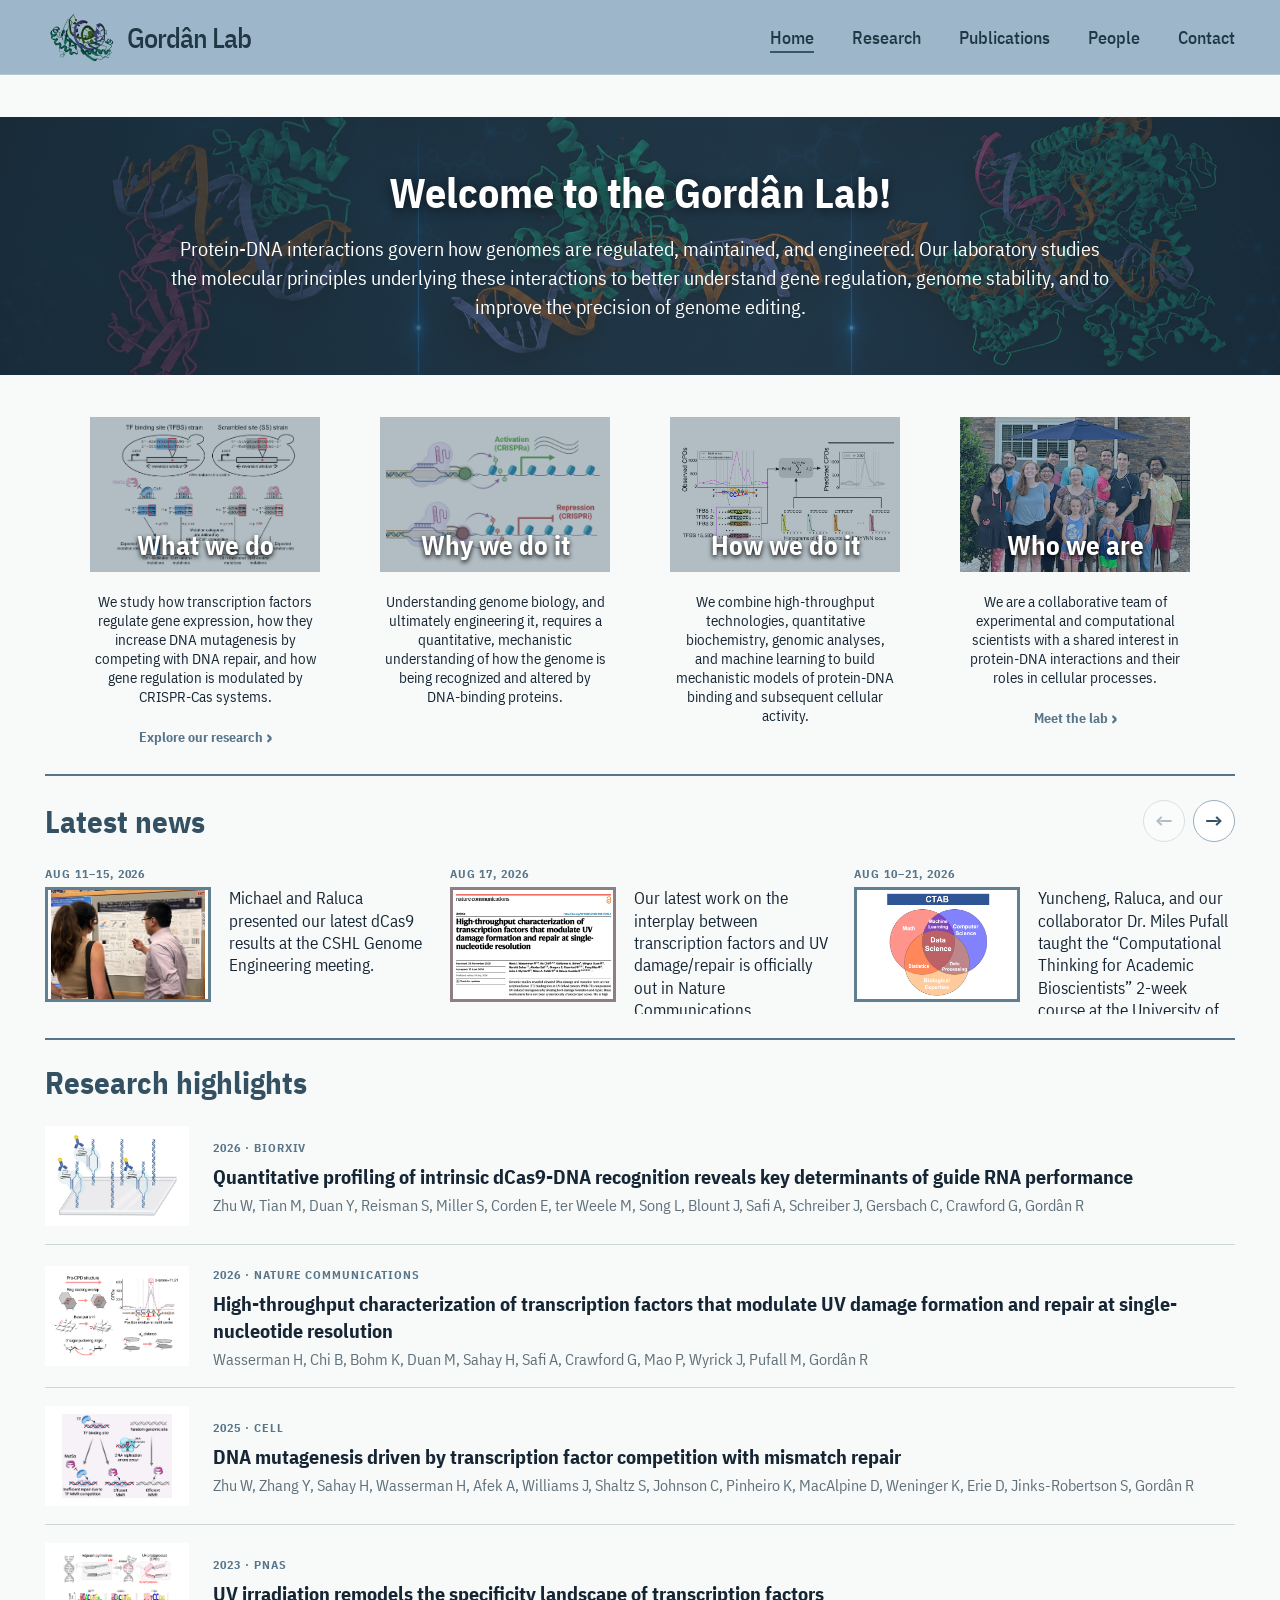
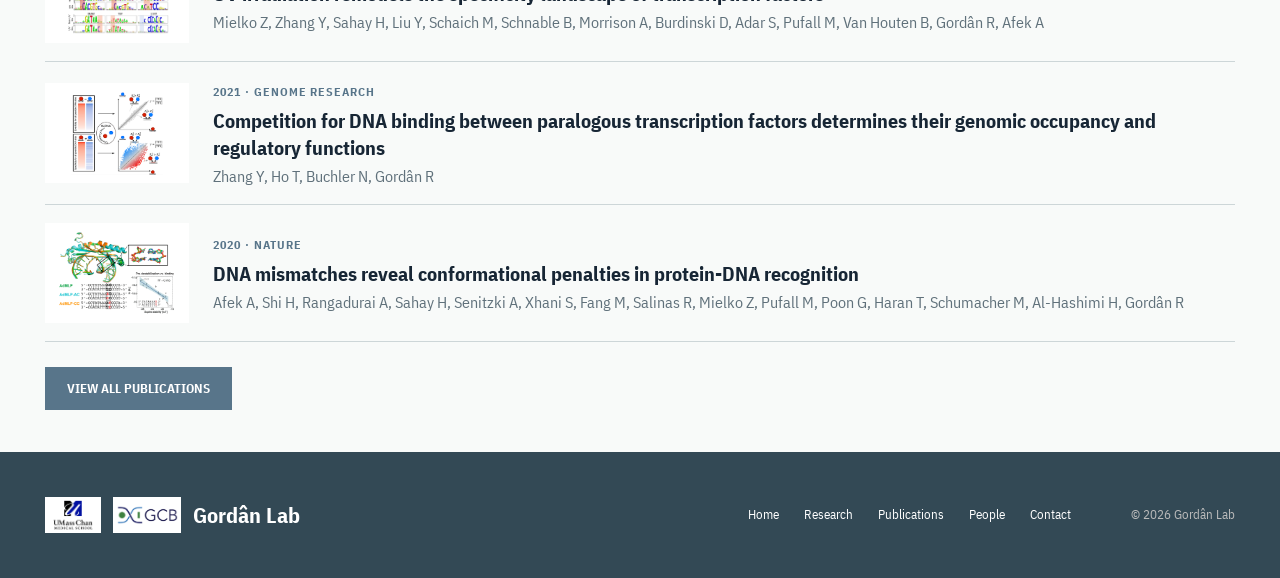
<file: docs/index.html>
<!doctype html>
<html lang="en">
<head>
  <meta charset="utf-8">
  <meta name="viewport" content="width=device-width, initial-scale=1">
  <meta name="description" content="The Gordân Lab at UMass Chan studies transcription factors, regulatory genomics, DNA repair, mutagenesis, and epigenome editing.">
  <title>Gordân Lab | UMass Chan Medical School</title>
  <link rel="stylesheet" href="styles.css">
  <link rel="stylesheet" href="header.css">
</head>
<body>
<header class="site-header">
  <a class="site-name" href="index.html"><img src="images/protein-dna-logo.png" alt=""><span>Gordân Lab</span></a>
  <nav aria-label="Primary navigation"><a class="active" href="index.html">Home</a><a href="research.html">Research</a><a href="publications.html">Publications</a><a href="people.html">People</a><a href="contact.html">Contact</a></nav>
</header>

<main>
  <section class="hero">
    <img src="images/research-structures-hero-no-text-v1.png" alt="DNA-bound structures of a transcription factor, DNA repair enzyme, and dCas9">
    <div class="hero-shade"></div>
    <div class="hero-copy">
      <h1>Welcome to the Gordân Lab!</h1>
      <p class="hero-description">Protein-DNA interactions govern how genomes are regulated, maintained, and engineered. Our laboratory studies the molecular principles underlying these interactions to better understand gene regulation, genome stability, and to improve the precision of genome editing.</p>
    </div>
  </section>

  <section class="question-grid section-shell" aria-label="About the lab">
    <article class="question-card">
      <a class="card-image" href="research.html"><img src="images/home-what.png" alt="Experimental design for measuring competition between a transcription factor and mismatch repair"><span>What we do</span></a>
      <p>We study how transcription factors regulate gene expression, how they increase DNA mutagenesis by competing with DNA repair, and how gene regulation is modulated by CRISPR-Cas systems.</p>
      <a class="text-link" href="research.html">Explore our research <span>›</span></a>
    </article>
    <article class="question-card">
      <div class="card-image"><img src="images/home-why.png" alt="CRISPR activation and repression of gene expression"><span>Why we do it</span></div>
      <p>Understanding genome biology, and ultimately engineering it, requires a quantitative, mechanistic understanding of how the genome is being recognized and altered by DNA-binding proteins.</p>
    </article>
    <article class="question-card">
      <div class="card-image"><img src="images/home-how.png" alt="Quantitative model of transcription factor effects on UV-induced DNA damage"><span>How we do it</span></div>
      <p>We combine high-throughput technologies, quantitative biochemistry, genomic analyses, and machine learning to build mechanistic models of protein-DNA binding and subsequent cellular activity.</p>
    </article>
    <article class="question-card">
      <a class="card-image" href="people.html"><img src="images/home-who.png" alt="Members and friends of the Gordân Lab"><span>Who we are</span></a>
      <p>We are a collaborative team of experimental and computational scientists with a shared interest in protein-DNA interactions and their roles in cellular processes.</p>
      <a class="text-link" href="people.html">Meet the lab <span>›</span></a>
    </article>
  </section>

  <section class="news section-shell">
    <div class="news-heading">
      <h2>Latest news</h2>
      <div class="news-controls" aria-label="News carousel controls">
        <button class="news-arrow news-previous" type="button" aria-label="Show newer news" disabled>←</button>
        <button class="news-arrow news-next" type="button" aria-label="Show older news">→</button>
      </div>
    </div>
    <div class="news-grid" tabindex="0" aria-label="Latest lab news">
      <article><img class="news-image" src="images/news-cshl-2026.png" alt="Michael presenting a dCas9 poster at the 2026 CSHL Genome Engineering meeting"><time>Aug 11–15, 2026</time><h3>Michael and Raluca presented our latest dCas9 results at the CSHL Genome Engineering meeting.</h3></article>
      <article><img class="news-image" src="images/news-uv-nature-comms-2026.png" alt="Nature Communications article on transcription factors and UV damage formation and repair"><time>Aug 17, 2026</time><h3>Our latest work on the interplay between transcription factors and UV damage/repair is officially out in Nature Communications. Congratulations to all authors!</h3></article>
      <article><img class="news-image" src="images/news-iowa-course-2026.png" alt="CTAB diagram connecting mathematics, computer science, biological expertise, and data science"><time>Aug 10–21, 2026</time><h3>Yuncheng, Raluca, and our collaborator Dr. Miles Pufall taught the “Computational Thinking for Academic Bioscientists” 2-week course at the University of Iowa.</h3></article>
      <article><img class="news-image" src="images/news-regsys-ismb-2026.png" alt="Raluca speaking at the RegSys session during the 2026 ISMB meeting"><time>July 13, 2026</time><h3>Raluca gave a RegSys keynote talk at the ISMB 2026 meeting in Washington, DC.</h3></article>
    </div>
  </section>

  <section class="highlights section-shell">
    <h2>Research highlights</h2>
    <div class="highlight-list">
      <article><img class="diagram-placeholder" src="images/highlight-1-dcas9.png" alt="Diagram of the TANGO dCas9-DNA binding assay"><div class="highlight-copy"><span>2026 · bioRxiv</span><h3><a href="https://www.biorxiv.org/content/10.64898/2026.08.10.743836v1" target="_blank" rel="noopener">Quantitative profiling of intrinsic dCas9-DNA recognition reveals key determinants of guide RNA performance</a></h3><p>Zhu W, Tian M, Duan Y, Reisman S, Miller S, Corden E, ter Weele M, Song L, Blount J, Safi A, Schreiber J, Gersbach C, Crawford G, Gordân R</p></div></article>
      <article><img class="diagram-placeholder" src="images/highlight-2-uv-damage.png" alt="Structural analysis of UV damage formation at transcription factor binding sites"><div class="highlight-copy"><span>2026 · Nature Communications</span><h3><a href="https://www.nature.com/articles/s41467-026-75115-4" target="_blank" rel="noopener">High-throughput characterization of transcription factors that modulate UV damage formation and repair at single-nucleotide resolution</a></h3><p>Wasserman H, Chi B, Bohm K, Duan M, Sahay H, Safi A, Crawford G, Mao P, Wyrick J, Pufall M, Gordân R</p></div></article>
      <article><img class="diagram-placeholder" src="images/highlight-3-cell.png" alt="Model of transcription factor competition with mismatch repair"><div class="highlight-copy"><span>2025 · Cell</span><h3><a href="https://www.cell.com/cell/abstract/S0092-8674(25)00792-5" target="_blank" rel="noopener">DNA mutagenesis driven by transcription factor competition with mismatch repair</a></h3><p>Zhu W, Zhang Y, Sahay H, Wasserman H, Afek A, Williams J, Shaltz S, Johnson C, Pinheiro K, MacAlpine D, Weninger K, Erie D, Jinks-Robertson S, Gordân R</p></div></article>
      <article><img class="diagram-placeholder" src="images/highlight-4-uv-specificity.png" alt="Diagram of UV photoproduct formation and altered transcription factor specificity"><div class="highlight-copy"><span>2023 · PNAS</span><h3><a href="https://www.pnas.org/doi/10.1073/pnas.2217422120" target="_blank" rel="noopener">UV irradiation remodels the specificity landscape of transcription factors</a></h3><p>Mielko Z, Zhang Y, Sahay H, Liu Y, Schaich M, Schnable B, Morrison A, Burdinski D, Adar S, Pufall M, Van Houten B, Gordân R, Afek A</p></div></article>
      <article><img class="diagram-placeholder" src="images/highlight-5-competition.png" alt="Model of competition between paralogous transcription factors"><div class="highlight-copy"><span>2021 · Genome Research</span><h3><a href="https://genome.cshlp.org/content/31/7/1216" target="_blank" rel="noopener">Competition for DNA binding between paralogous transcription factors determines their genomic occupancy and regulatory functions</a></h3><p>Zhang Y, Ho T, Buchler N, Gordân R</p></div></article>
      <article><img class="diagram-placeholder" src="images/highlight-6-nature.png" alt="Structural analysis of DNA mismatches in protein-DNA recognition"><div class="highlight-copy"><span>2020 · Nature</span><h3><a href="https://www.nature.com/articles/s41586-020-2843-2" target="_blank" rel="noopener">DNA mismatches reveal conformational penalties in protein-DNA recognition</a></h3><p>Afek A, Shi H, Rangadurai A, Sahay H, Senitzki A, Xhani S, Fang M, Salinas R, Mielko Z, Pufall M, Poon G, Haran T, Schumacher M, Al-Hashimi H, Gordân R</p></div></article>
    </div>
    <a class="blue-button" href="publications.html">View all publications</a>
  </section>

</main>

<footer><div class="footer-brand"><div class="footer-title"><a href="https://www.umassmed.edu" target="_blank" rel="noopener noreferrer"><img src="images/footer-umass-logo.png" alt="UMass Chan Medical School"></a><a href="https://www.umassmed.edu/gcb" target="_blank" rel="noopener noreferrer"><img src="images/footer-gcb-logo.png" alt="GCB"></a><strong>Gordân Lab</strong></div></div><div class="footer-links"><a href="index.html">Home</a><a href="research.html">Research</a><a href="publications.html">Publications</a><a href="people.html">People</a><a href="contact.html">Contact</a></div><span>© 2026 Gordân Lab</span></footer>
<script>
  const newsGrid = document.querySelector('.news-grid');
  const previousNews = document.querySelector('.news-previous');
  const nextNews = document.querySelector('.news-next');

  function updateNewsControls() {
    const scrollEnd = newsGrid.scrollWidth - newsGrid.clientWidth;
    previousNews.disabled = newsGrid.scrollLeft <= 2;
    nextNews.disabled = newsGrid.scrollLeft >= scrollEnd - 2;
  }

  function scrollNews(direction) {
    const card = newsGrid.querySelector('article');
    const gap = parseFloat(getComputedStyle(newsGrid).columnGap) || 0;
    newsGrid.scrollBy({ left: direction * (card.offsetWidth + gap), behavior: 'smooth' });
  }

  previousNews.addEventListener('click', () => scrollNews(-1));
  nextNews.addEventListener('click', () => scrollNews(1));
  newsGrid.addEventListener('scroll', updateNewsControls, { passive: true });
  window.addEventListener('resize', updateNewsControls);
  updateNewsControls();
</script>
</body>
</html>
</file>
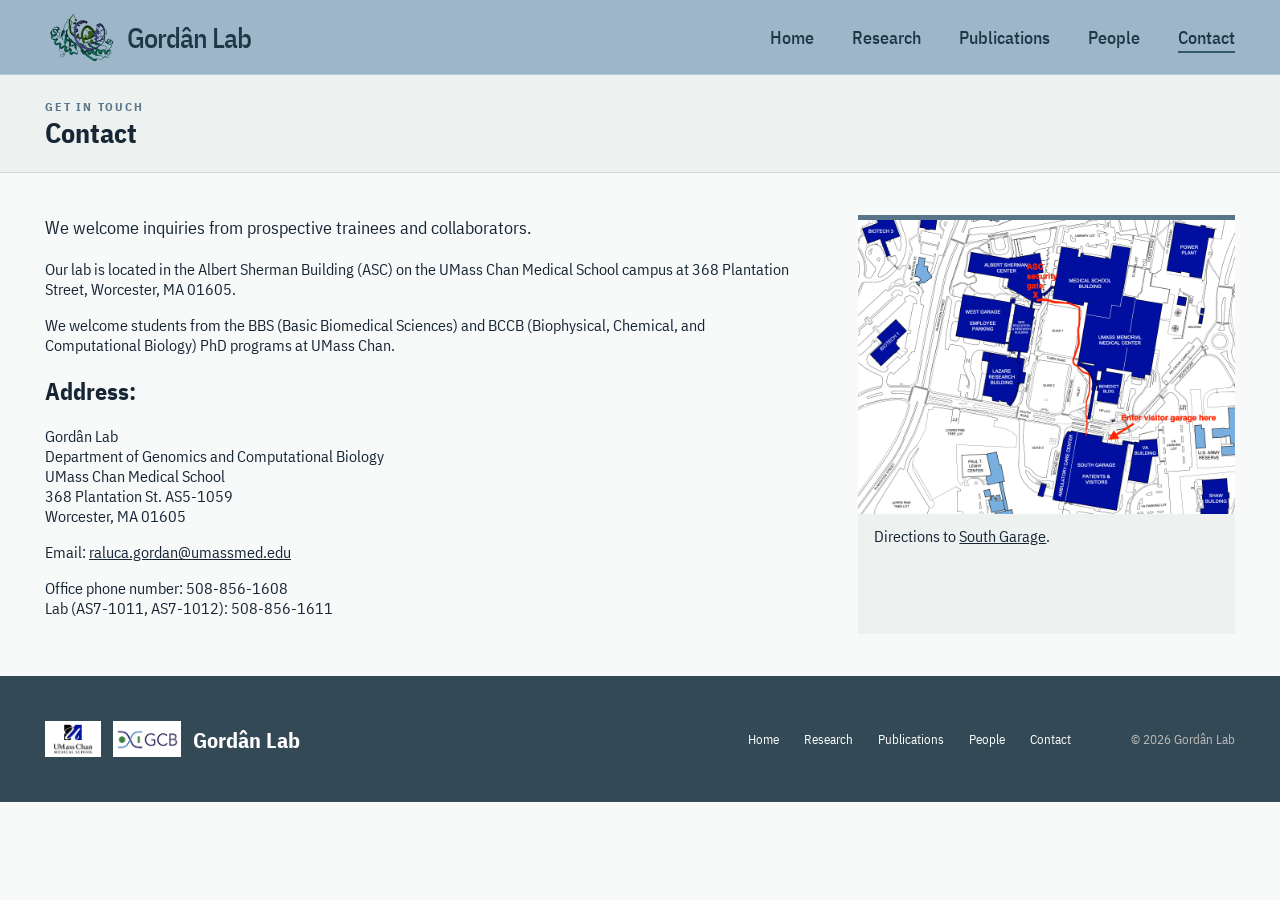
<file: docs/contact.html>
<!doctype html><html lang="en"><head><meta charset="utf-8"><meta name="viewport" content="width=device-width,initial-scale=1"><meta name="description" content="Contact the Gordân Lab"><title>Contact | Gordân Lab</title><link rel="stylesheet" href="styles.css"><link rel="stylesheet" href="header.css"></head><body class="contact-page">
<header class="site-header"><a class="site-name" href="index.html"><img src="images/protein-dna-logo.png" alt=""><span>Gordân Lab</span></a><nav aria-label="Primary navigation"><a href="index.html">Home</a><a href="research.html">Research</a><a href="publications.html">Publications</a><a href="people.html">People</a><a class="active" href="contact.html">Contact</a></nav></header>
<main><header class="page-banner"><p>Get in touch</p><h1>Contact</h1></header><section class="content-page"><div class="contact-grid"><div class="contact-details"><p class="lead">We welcome inquiries from prospective trainees and collaborators.</p><p>Our lab is located in the Albert Sherman Building (ASC) on the UMass Chan Medical School campus at 368 Plantation Street, Worcester, MA 01605.</p><p>We welcome students from the BBS (Basic Biomedical Sciences) and BCCB (Biophysical, Chemical, and Computational Biology) PhD programs at UMass Chan.</p><h2>Address:</h2><p>Gordân Lab<br>Department of Genomics and Computational Biology<br>UMass Chan Medical School<br>368 Plantation St. AS5-1059<br>Worcester, MA 01605</p><p>Email: <a href="mailto:raluca.gordan@umassmed.edu">raluca.gordan@umassmed.edu</a></p><p>Office phone number: 508-856-1608<br>Lab (AS7-1011, AS7-1012): 508-856-1611</p></div><figure class="contact-card map-card"><img src="images/contact-map.png" alt="Campus map showing the visitor garage entrance and route to the ASC security gate"><figcaption>Directions to <a href="https://www.google.com/maps/place/UMass+Medical+South+Road+Parking+Garage/@42.2751104,-71.7620566,655m/data=!3m1!1e3!4m14!1m7!3m6!1s0x89e40882027381e5:0x9f857eb3b471869a!2sUMass+Medical+South+Road+Parking+Garage!8m2!3d42.2750622!4d-71.7620496!16s%2Fg%2F11f_ccfhfz!3m5!1s0x89e40882027381e5:0x9f857eb3b471869a!8m2!3d42.2750622!4d-71.7620496!16s%2Fg%2F11f_ccfhfz?entry=ttu&amp;g_ep=EgoyMDI2MDEwNy4wIKXMDSoASAFQAw%3D%3D" target="_blank" rel="noopener noreferrer">South Garage</a>.</figcaption></figure></div></section></main><footer><div class="footer-brand"><div class="footer-title"><a href="https://www.umassmed.edu" target="_blank" rel="noopener noreferrer"><img src="images/footer-umass-logo.png" alt="UMass Chan Medical School"></a><a href="https://www.umassmed.edu/gcb" target="_blank" rel="noopener noreferrer"><img src="images/footer-gcb-logo.png" alt="GCB"></a><strong>Gordân Lab</strong></div></div><div class="footer-links"><a href="index.html">Home</a><a href="research.html">Research</a><a href="publications.html">Publications</a><a href="people.html">People</a><a href="contact.html">Contact</a></div><span>© 2026 Gordân Lab</span></footer></body></html>
</file>
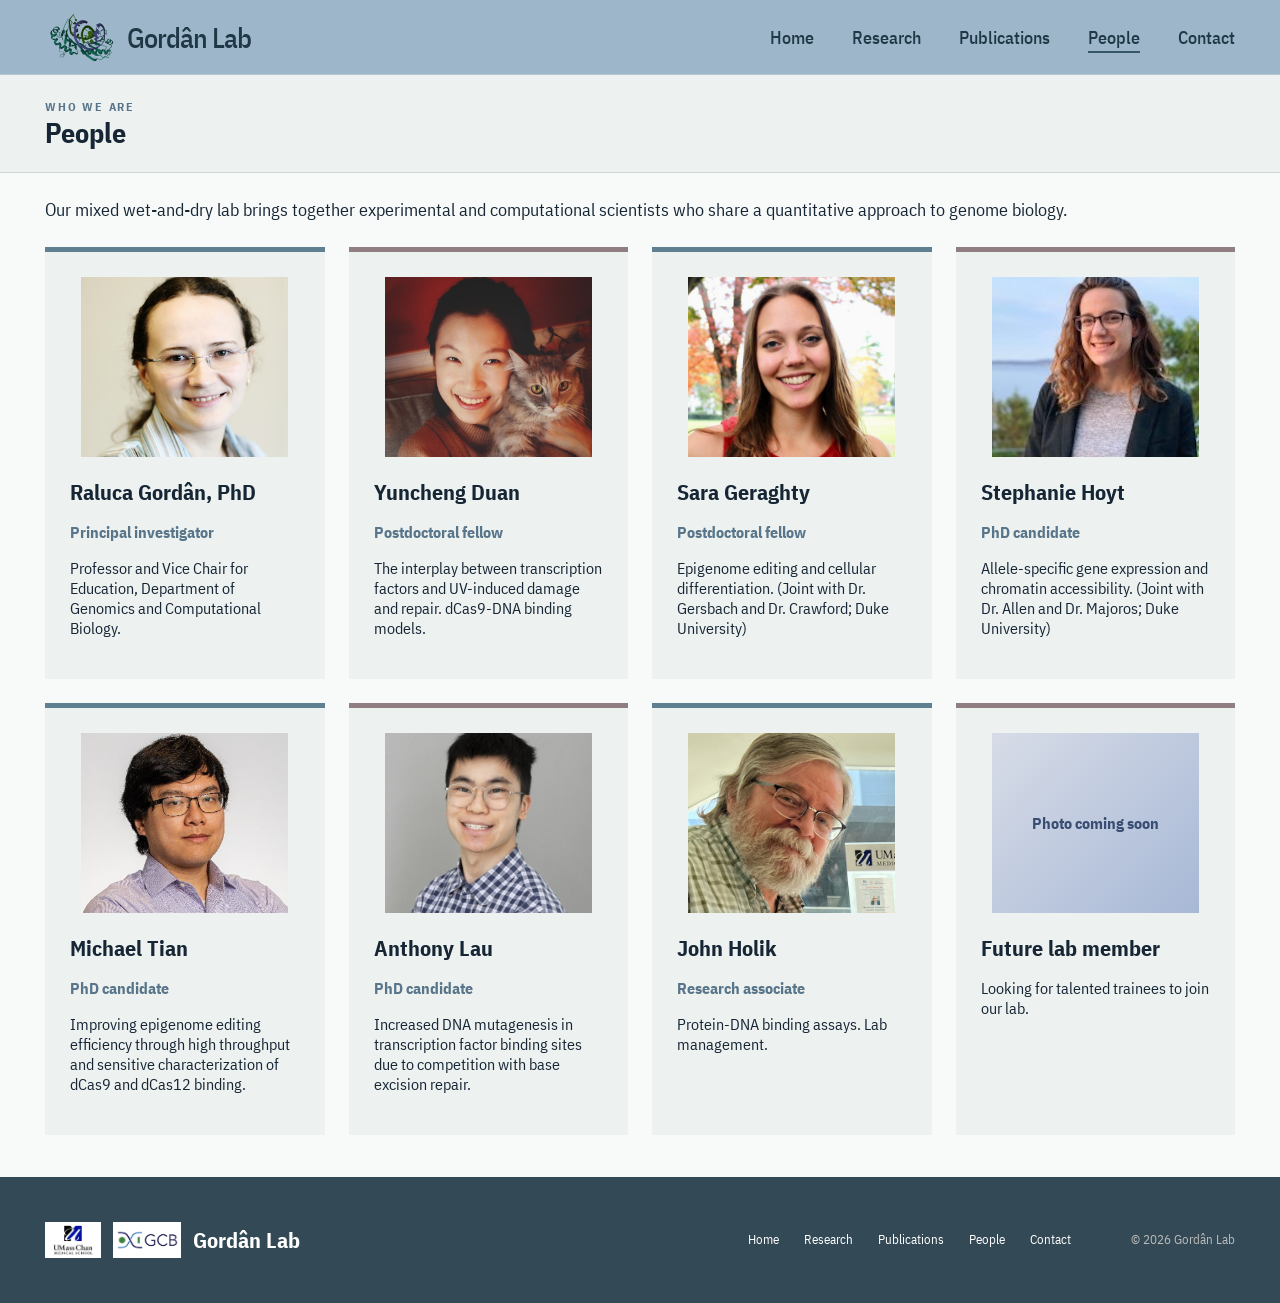
<file: docs/people.html>
<!doctype html><html lang="en"><head><meta charset="utf-8"><meta name="viewport" content="width=device-width,initial-scale=1"><meta name="description" content="People in the Gordân Lab"><title>People | Gordân Lab</title><link rel="stylesheet" href="styles.css"><link rel="stylesheet" href="header.css"></head><body class="people-page">
<header class="site-header"><a class="site-name" href="index.html"><img src="images/protein-dna-logo.png" alt=""><span>Gordân Lab</span></a><nav aria-label="Primary navigation"><a href="index.html">Home</a><a href="research.html">Research</a><a href="publications.html">Publications</a><a class="active" href="people.html">People</a><a href="contact.html">Contact</a></nav></header>
<main><header class="page-banner"><p>Who we are</p><h1>People</h1></header><section class="content-page"><p class="lead">Our mixed wet-and-dry lab brings together experimental and computational scientists who share a quantitative approach to genome biology.</p><div class="people-grid">
<article class="person-card"><img src="images/raluca-gordan.png" alt="Raluca Gordân"><h2>Raluca Gordân, PhD</h2><p class="role">Principal investigator</p><p>Professor and Vice Chair for Education, Department of Genomics and Computational Biology.</p></article>
<article class="person-card"><img src="images/people-yuncheng.png" alt="Yuncheng Duan"><h2>Yuncheng Duan</h2><p class="role">Postdoctoral fellow</p><p>The interplay between transcription factors and UV-induced damage and repair. dCas9-DNA binding models.</p></article>
<article class="person-card"><img src="images/people-sara.png" alt="Sara Geraghty"><h2>Sara Geraghty</h2><p class="role">Postdoctoral fellow</p><p>Epigenome editing and cellular differentiation. (Joint with Dr. Gersbach and Dr. Crawford; Duke University)</p></article>
<article class="person-card"><img src="images/people-stephanie.png" alt="Stephanie Hoyt"><h2>Stephanie Hoyt</h2><p class="role">PhD candidate</p><p>Allele-specific gene expression and chromatin accessibility. (Joint with Dr. Allen and Dr. Majoros; Duke University)</p></article>
<article class="person-card"><img src="images/people-michael.png" alt="Michael Tian"><h2>Michael Tian</h2><p class="role">PhD candidate</p><p>Improving epigenome editing efficiency through high throughput and sensitive characterization of dCas9 and dCas12 binding.</p></article>
<article class="person-card"><img src="images/people-anthony.png" alt="Anthony Lau"><h2>Anthony Lau</h2><p class="role">PhD candidate</p><p>Increased DNA mutagenesis in transcription factor binding sites due to competition with base excision repair.</p></article>
<article class="person-card"><img src="images/people-john.png" alt="John Holik"><h2>John Holik</h2><p class="role">Research associate</p><p>Protein-DNA binding assays. Lab management.</p></article>
<article class="person-card"><div class="person-placeholder" role="img" aria-label="Photo placeholder for a future lab member">Photo coming soon</div><h2>Future lab member</h2><p>Looking for talented trainees to join our lab.</p></article>
</div></section></main><footer><div class="footer-brand"><div class="footer-title"><a href="https://www.umassmed.edu" target="_blank" rel="noopener noreferrer"><img src="images/footer-umass-logo.png" alt="UMass Chan Medical School"></a><a href="https://www.umassmed.edu/gcb" target="_blank" rel="noopener noreferrer"><img src="images/footer-gcb-logo.png" alt="GCB"></a><strong>Gordân Lab</strong></div></div><div class="footer-links"><a href="index.html">Home</a><a href="research.html">Research</a><a href="publications.html">Publications</a><a href="people.html">People</a><a href="contact.html">Contact</a></div><span>© 2026 Gordân Lab</span></footer></body></html>
</file>
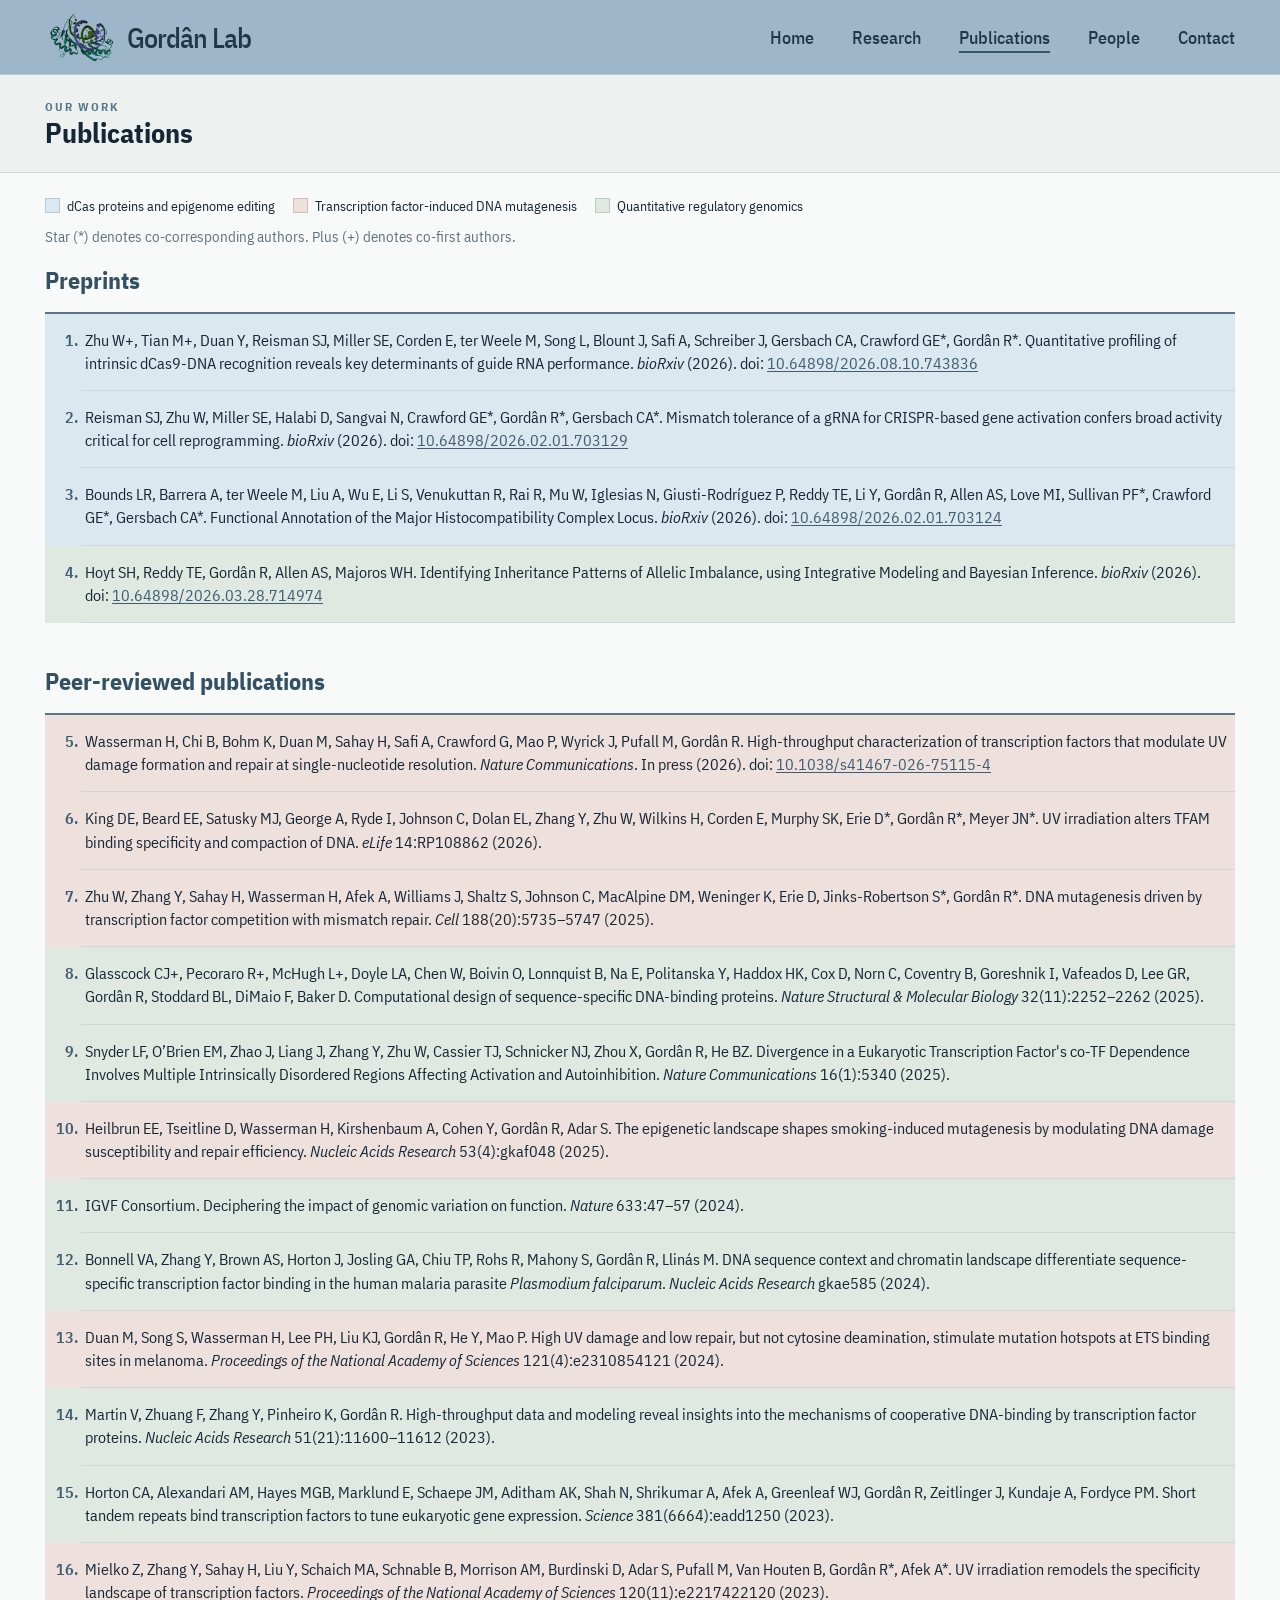
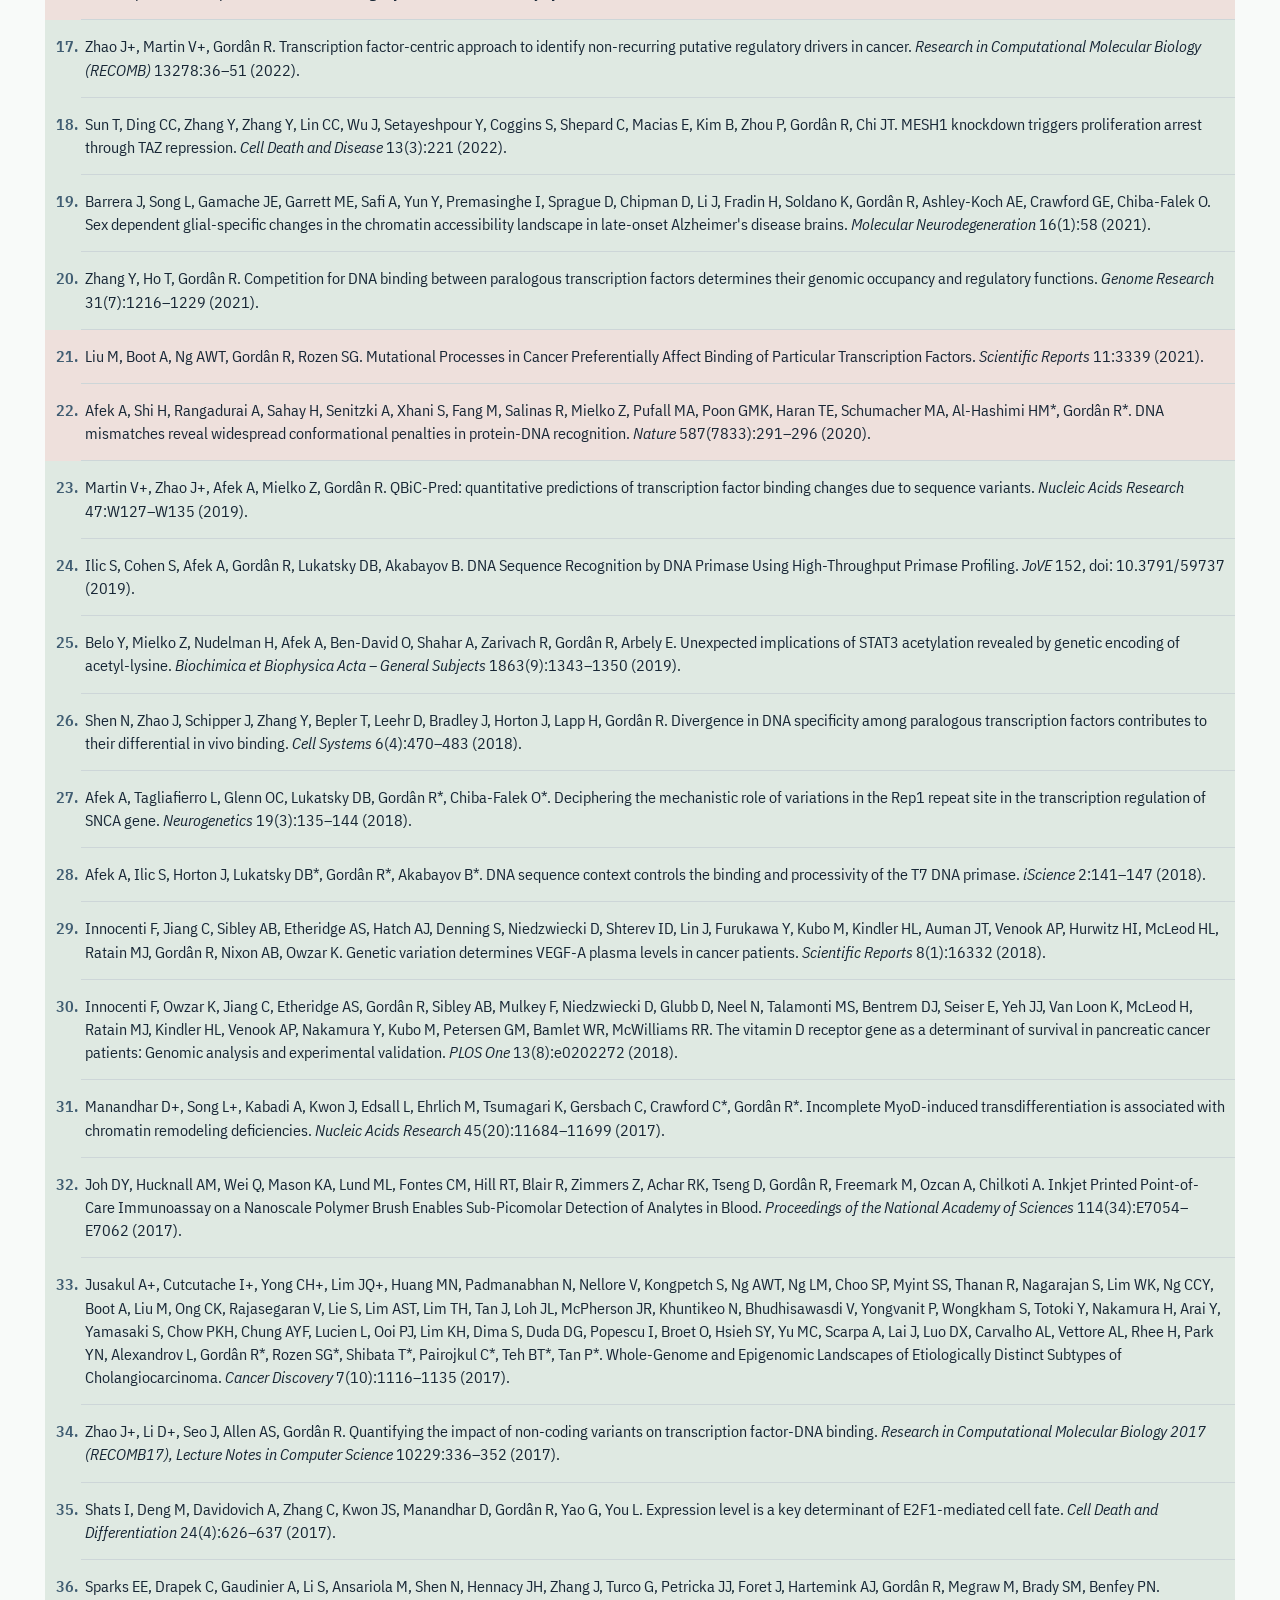
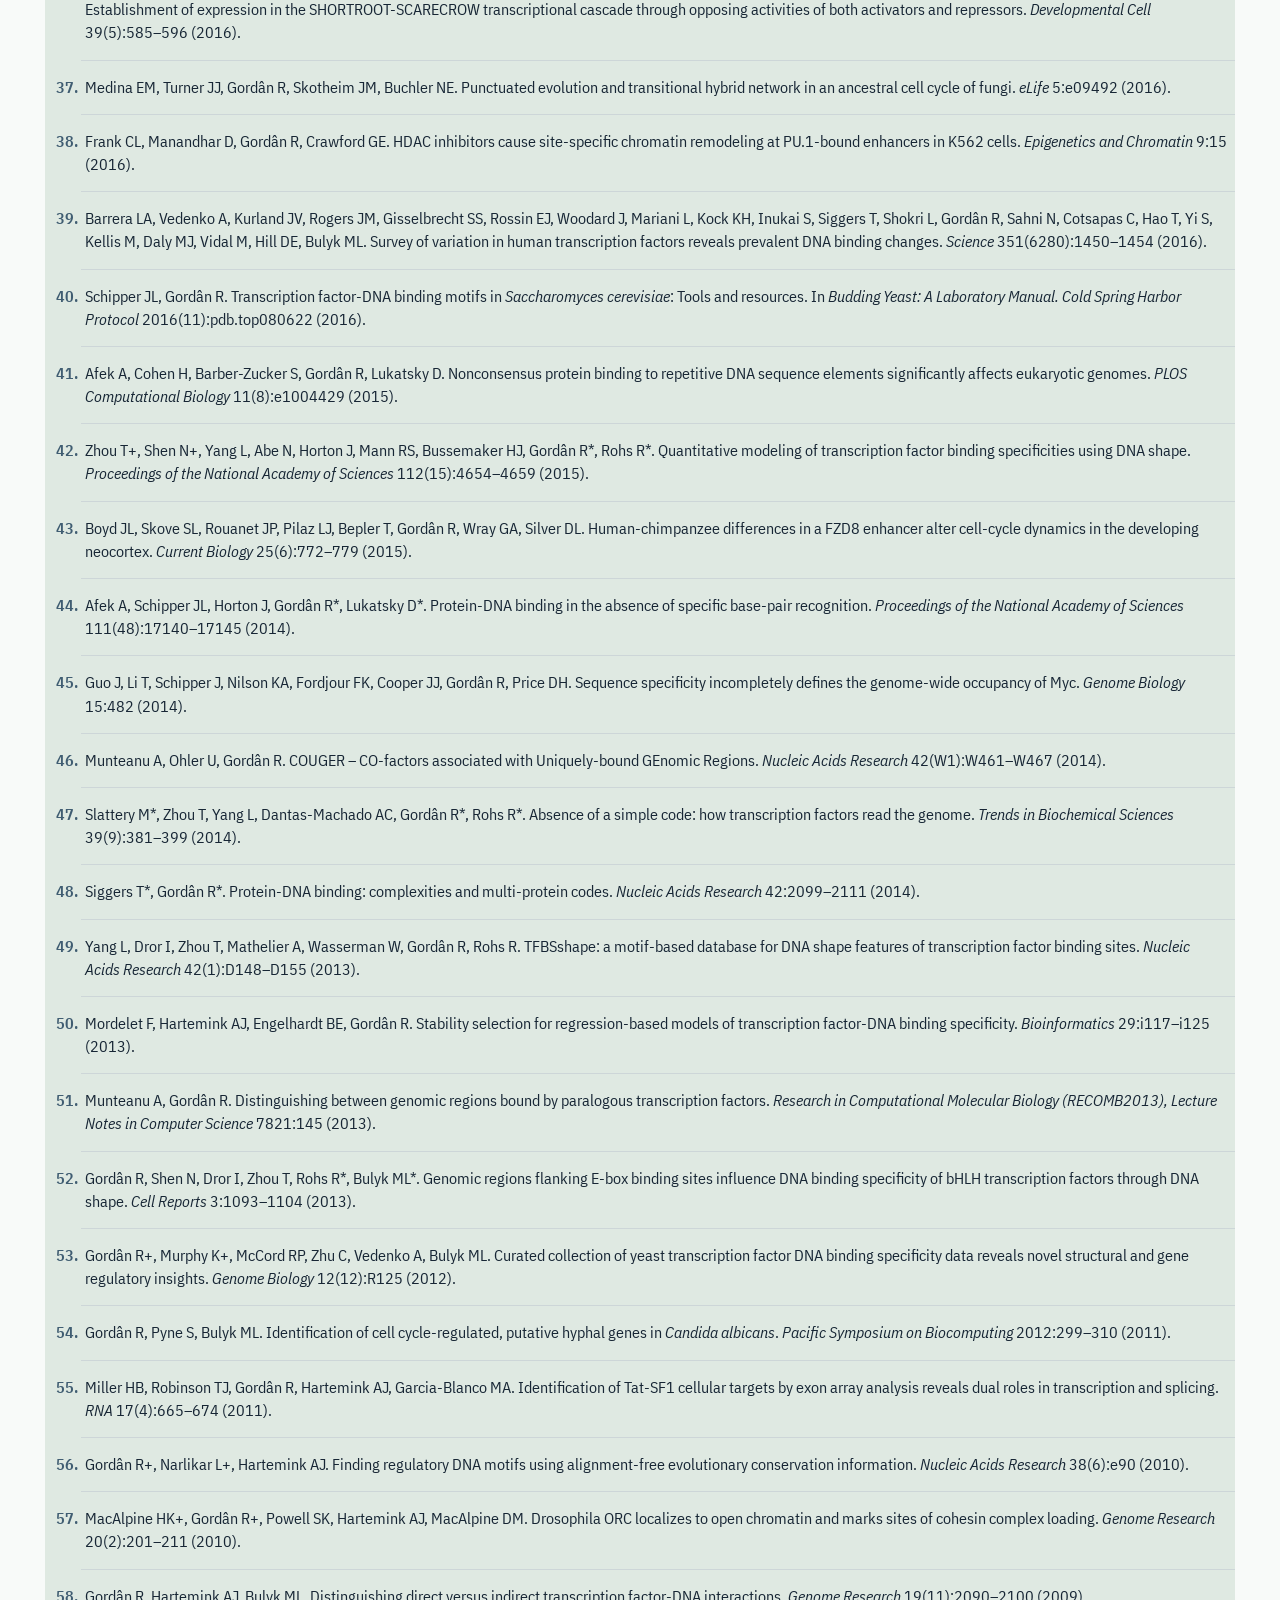
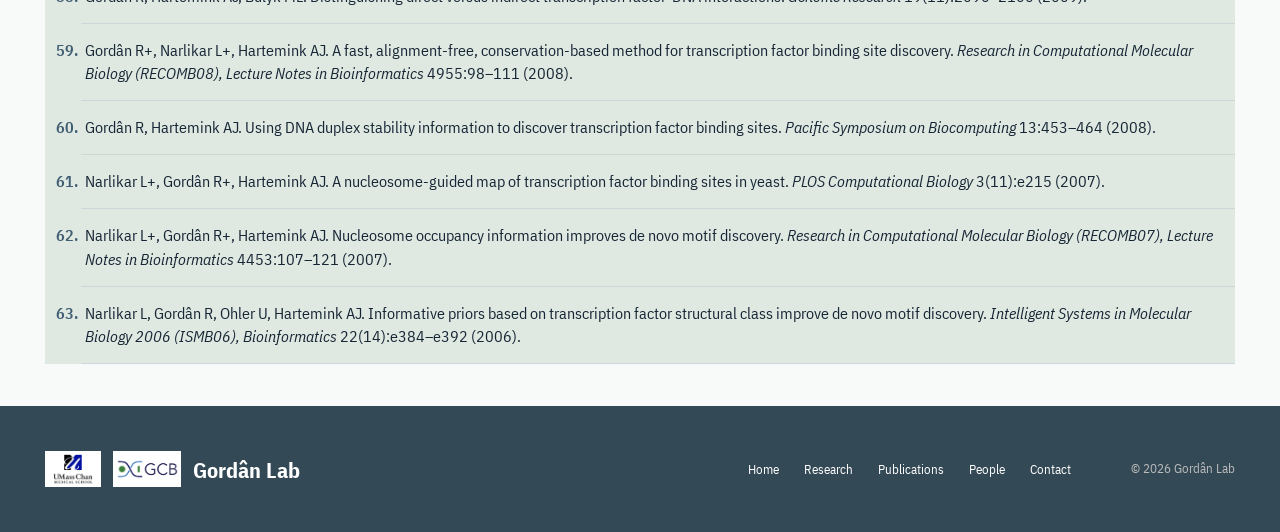
<file: docs/publications.html>
<!doctype html>
<html lang="en">
<head>
  <meta charset="utf-8"><meta name="viewport" content="width=device-width,initial-scale=1">
  <meta name="description" content="Publications from the Gordân Lab"><title>Publications | Gordân Lab</title>
  <link rel="stylesheet" href="styles.css"><link rel="stylesheet" href="header.css">
</head>
<body>
<header class="site-header"><a class="site-name" href="index.html"><img src="images/protein-dna-logo.png" alt=""><span>Gordân Lab</span></a><nav aria-label="Primary navigation"><a href="index.html">Home</a><a href="research.html">Research</a><a class="active" href="publications.html">Publications</a><a href="people.html">People</a><a href="contact.html">Contact</a></nav></header>
<main>
  <header class="page-banner"><p>Our work</p><h1>Publications</h1></header>
  <section class="content-page publications-page">
    <div class="publication-theme-key" aria-label="Publication research themes">
      <span class="theme-dcas"><i aria-hidden="true"></i>dCas proteins and epigenome editing</span>
      <span class="theme-mutagenesis"><i aria-hidden="true"></i>Transcription factor-induced DNA mutagenesis</span>
      <span class="theme-regulatory"><i aria-hidden="true"></i>Quantitative regulatory genomics</span>
    </div>
    <p class="publication-note">Star (*) denotes co-corresponding authors. Plus (+) denotes co-first authors.</p>
    <section class="publication-section">
      <h2>Preprints</h2>
      <ol class="full-publication-list preprint-list">
        <li>Zhu W+, Tian M+, Duan Y, Reisman SJ, Miller SE, Corden E, ter Weele M, Song L, Blount J, Safi A, Schreiber J, Gersbach CA, Crawford GE*, Gordân R*. Quantitative profiling of intrinsic dCas9-DNA recognition reveals key determinants of guide RNA performance. <i>bioRxiv</i> (2026). doi: <a href="https://doi.org/10.64898/2026.08.10.743836" target="_blank" rel="noopener">10.64898/2026.08.10.743836</a></li>
        <li>Reisman SJ, Zhu W, Miller SE, Halabi D, Sangvai N, Crawford GE*, Gordân R*, Gersbach CA*. Mismatch tolerance of a gRNA for CRISPR-based gene activation confers broad activity critical for cell reprogramming. <i>bioRxiv</i> (2026). doi: <a href="https://doi.org/10.64898/2026.02.01.703129" target="_blank" rel="noopener">10.64898/2026.02.01.703129</a></li>
        <li>Bounds LR, Barrera A, ter Weele M, Liu A, Wu E, Li S, Venukuttan R, Rai R, Mu W, Iglesias N, Giusti-Rodríguez P, Reddy TE, Li Y, Gordân R, Allen AS, Love MI, Sullivan PF*, Crawford GE*, Gersbach CA*. Functional Annotation of the Major Histocompatibility Complex Locus. <i>bioRxiv</i> (2026). doi: <a href="https://doi.org/10.64898/2026.02.01.703124" target="_blank" rel="noopener">10.64898/2026.02.01.703124</a></li>
        <li>Hoyt SH, Reddy TE, Gordân R, Allen AS, Majoros WH. Identifying Inheritance Patterns of Allelic Imbalance, using Integrative Modeling and Bayesian Inference. <i>bioRxiv</i> (2026). doi: <a href="https://doi.org/10.64898/2026.03.28.714974" target="_blank" rel="noopener">10.64898/2026.03.28.714974</a></li>
      </ol>
    </section>
    <section class="publication-section">
      <h2>Peer-reviewed publications</h2>
      <ol class="full-publication-list peer-reviewed-list" start="5">
        <li>Wasserman H, Chi B, Bohm K, Duan M, Sahay H, Safi A, Crawford G, Mao P, Wyrick J, Pufall M, Gordân R. High-throughput characterization of transcription factors that modulate UV damage formation and repair at single-nucleotide resolution. <i>Nature Communications</i>. In press (2026). doi: <a href="https://doi.org/10.1038/s41467-026-75115-4" target="_blank" rel="noopener">10.1038/s41467-026-75115-4</a></li>
        <li>King DE, Beard EE, Satusky MJ, George A, Ryde I, Johnson C, Dolan EL, Zhang Y, Zhu W, Wilkins H, Corden E, Murphy SK, Erie D*, Gordân R*, Meyer JN*. UV irradiation alters TFAM binding specificity and compaction of DNA. <i>eLife</i> 14:RP108862 (2026).</li>
        <li>Zhu W, Zhang Y, Sahay H, Wasserman H, Afek A, Williams J, Shaltz S, Johnson C, MacAlpine DM, Weninger K, Erie D, Jinks-Robertson S*, Gordân R*. DNA mutagenesis driven by transcription factor competition with mismatch repair. <i>Cell</i> 188(20):5735–5747 (2025).</li>
        <li>Glasscock CJ+, Pecoraro R+, McHugh L+, Doyle LA, Chen W, Boivin O, Lonnquist B, Na E, Politanska Y, Haddox HK, Cox D, Norn C, Coventry B, Goreshnik I, Vafeados D, Lee GR, Gordân R, Stoddard BL, DiMaio F, Baker D. Computational design of sequence-specific DNA-binding proteins. <i>Nature Structural &amp; Molecular Biology</i> 32(11):2252–2262 (2025).</li>
        <li>Snyder LF, O’Brien EM, Zhao J, Liang J, Zhang Y, Zhu W, Cassier TJ, Schnicker NJ, Zhou X, Gordân R, He BZ. Divergence in a Eukaryotic Transcription Factor's co-TF Dependence Involves Multiple Intrinsically Disordered Regions Affecting Activation and Autoinhibition. <i>Nature Communications</i> 16(1):5340 (2025).</li>
        <li>Heilbrun EE, Tseitline D, Wasserman H, Kirshenbaum A, Cohen Y, Gordân R, Adar S. The epigenetic landscape shapes smoking-induced mutagenesis by modulating DNA damage susceptibility and repair efficiency. <i>Nucleic Acids Research</i> 53(4):gkaf048 (2025).</li>
        <li>IGVF Consortium. Deciphering the impact of genomic variation on function. <i>Nature</i> 633:47–57 (2024).</li>
        <li>Bonnell VA, Zhang Y, Brown AS, Horton J, Josling GA, Chiu TP, Rohs R, Mahony S, Gordân R, Llinás M. DNA sequence context and chromatin landscape differentiate sequence-specific transcription factor binding in the human malaria parasite <i>Plasmodium falciparum</i>. <i>Nucleic Acids Research</i> gkae585 (2024).</li>
        <li>Duan M, Song S, Wasserman H, Lee PH, Liu KJ, Gordân R, He Y, Mao P. High UV damage and low repair, but not cytosine deamination, stimulate mutation hotspots at ETS binding sites in melanoma. <i>Proceedings of the National Academy of Sciences</i> 121(4):e2310854121 (2024).</li>
        <li>Martin V, Zhuang F, Zhang Y, Pinheiro K, Gordân R. High-throughput data and modeling reveal insights into the mechanisms of cooperative DNA-binding by transcription factor proteins. <i>Nucleic Acids Research</i> 51(21):11600–11612 (2023).</li>
        <li>Horton CA, Alexandari AM, Hayes MGB, Marklund E, Schaepe JM, Aditham AK, Shah N, Shrikumar A, Afek A, Greenleaf WJ, Gordân R, Zeitlinger J, Kundaje A, Fordyce PM. Short tandem repeats bind transcription factors to tune eukaryotic gene expression. <i>Science</i> 381(6664):eadd1250 (2023).</li>
        <li>Mielko Z, Zhang Y, Sahay H, Liu Y, Schaich MA, Schnable B, Morrison AM, Burdinski D, Adar S, Pufall M, Van Houten B, Gordân R*, Afek A*. UV irradiation remodels the specificity landscape of transcription factors. <i>Proceedings of the National Academy of Sciences</i> 120(11):e2217422120 (2023).</li>
        <li>Zhao J+, Martin V+, Gordân R. Transcription factor-centric approach to identify non-recurring putative regulatory drivers in cancer. <i>Research in Computational Molecular Biology (RECOMB)</i> 13278:36–51 (2022).</li>
        <li>Sun T, Ding CC, Zhang Y, Zhang Y, Lin CC, Wu J, Setayeshpour Y, Coggins S, Shepard C, Macias E, Kim B, Zhou P, Gordân R, Chi JT. MESH1 knockdown triggers proliferation arrest through TAZ repression. <i>Cell Death and Disease</i> 13(3):221 (2022).</li>
        <li>Barrera J, Song L, Gamache JE, Garrett ME, Safi A, Yun Y, Premasinghe I, Sprague D, Chipman D, Li J, Fradin H, Soldano K, Gordân R, Ashley-Koch AE, Crawford GE, Chiba-Falek O. Sex dependent glial-specific changes in the chromatin accessibility landscape in late-onset Alzheimer's disease brains. <i>Molecular Neurodegeneration</i> 16(1):58 (2021).</li>
        <li>Zhang Y, Ho T, Gordân R. Competition for DNA binding between paralogous transcription factors determines their genomic occupancy and regulatory functions. <i>Genome Research</i> 31(7):1216–1229 (2021).</li>
        <li>Liu M, Boot A, Ng AWT, Gordân R, Rozen SG. Mutational Processes in Cancer Preferentially Affect Binding of Particular Transcription Factors. <i>Scientific Reports</i> 11:3339 (2021).</li>
        <li>Afek A, Shi H, Rangadurai A, Sahay H, Senitzki A, Xhani S, Fang M, Salinas R, Mielko Z, Pufall MA, Poon GMK, Haran TE, Schumacher MA, Al-Hashimi HM*, Gordân R*. DNA mismatches reveal widespread conformational penalties in protein-DNA recognition. <i>Nature</i> 587(7833):291–296 (2020).</li>
        <li>Martin V+, Zhao J+, Afek A, Mielko Z, Gordân R. QBiC-Pred: quantitative predictions of transcription factor binding changes due to sequence variants. <i>Nucleic Acids Research</i> 47:W127–W135 (2019).</li>
        <li>Ilic S, Cohen S, Afek A, Gordân R, Lukatsky DB, Akabayov B. DNA Sequence Recognition by DNA Primase Using High-Throughput Primase Profiling. <i>JoVE</i> 152, doi: 10.3791/59737 (2019).</li>
        <li>Belo Y, Mielko Z, Nudelman H, Afek A, Ben-David O, Shahar A, Zarivach R, Gordân R, Arbely E. Unexpected implications of STAT3 acetylation revealed by genetic encoding of acetyl-lysine. <i>Biochimica et Biophysica Acta – General Subjects</i> 1863(9):1343–1350 (2019).</li>
        <li>Shen N, Zhao J, Schipper J, Zhang Y, Bepler T, Leehr D, Bradley J, Horton J, Lapp H, Gordân R. Divergence in DNA specificity among paralogous transcription factors contributes to their differential in vivo binding. <i>Cell Systems</i> 6(4):470–483 (2018).</li>
        <li>Afek A, Tagliafierro L, Glenn OC, Lukatsky DB, Gordân R*, Chiba-Falek O*. Deciphering the mechanistic role of variations in the Rep1 repeat site in the transcription regulation of SNCA gene. <i>Neurogenetics</i> 19(3):135–144 (2018).</li>
        <li>Afek A, Ilic S, Horton J, Lukatsky DB*, Gordân R*, Akabayov B*. DNA sequence context controls the binding and processivity of the T7 DNA primase. <i>iScience</i> 2:141–147 (2018).</li>
        <li>Innocenti F, Jiang C, Sibley AB, Etheridge AS, Hatch AJ, Denning S, Niedzwiecki D, Shterev ID, Lin J, Furukawa Y, Kubo M, Kindler HL, Auman JT, Venook AP, Hurwitz HI, McLeod HL, Ratain MJ, Gordân R, Nixon AB, Owzar K. Genetic variation determines VEGF-A plasma levels in cancer patients. <i>Scientific Reports</i> 8(1):16332 (2018).</li>
        <li>Innocenti F, Owzar K, Jiang C, Etheridge AS, Gordân R, Sibley AB, Mulkey F, Niedzwiecki D, Glubb D, Neel N, Talamonti MS, Bentrem DJ, Seiser E, Yeh JJ, Van Loon K, McLeod H, Ratain MJ, Kindler HL, Venook AP, Nakamura Y, Kubo M, Petersen GM, Bamlet WR, McWilliams RR. The vitamin D receptor gene as a determinant of survival in pancreatic cancer patients: Genomic analysis and experimental validation. <i>PLOS One</i> 13(8):e0202272 (2018).</li>
        <li>Manandhar D+, Song L+, Kabadi A, Kwon J, Edsall L, Ehrlich M, Tsumagari K, Gersbach C, Crawford C*, Gordân R*. Incomplete MyoD-induced transdifferentiation is associated with chromatin remodeling deficiencies. <i>Nucleic Acids Research</i> 45(20):11684–11699 (2017).</li>
        <li>Joh DY, Hucknall AM, Wei Q, Mason KA, Lund ML, Fontes CM, Hill RT, Blair R, Zimmers Z, Achar RK, Tseng D, Gordân R, Freemark M, Ozcan A, Chilkoti A. Inkjet Printed Point-of-Care Immunoassay on a Nanoscale Polymer Brush Enables Sub-Picomolar Detection of Analytes in Blood. <i>Proceedings of the National Academy of Sciences</i> 114(34):E7054–E7062 (2017).</li>
        <li>Jusakul A+, Cutcutache I+, Yong CH+, Lim JQ+, Huang MN, Padmanabhan N, Nellore V, Kongpetch S, Ng AWT, Ng LM, Choo SP, Myint SS, Thanan R, Nagarajan S, Lim WK, Ng CCY, Boot A, Liu M, Ong CK, Rajasegaran V, Lie S, Lim AST, Lim TH, Tan J, Loh JL, McPherson JR, Khuntikeo N, Bhudhisawasdi V, Yongvanit P, Wongkham S, Totoki Y, Nakamura H, Arai Y, Yamasaki S, Chow PKH, Chung AYF, Lucien L, Ooi PJ, Lim KH, Dima S, Duda DG, Popescu I, Broet O, Hsieh SY, Yu MC, Scarpa A, Lai J, Luo DX, Carvalho AL, Vettore AL, Rhee H, Park YN, Alexandrov L, Gordân R*, Rozen SG*, Shibata T*, Pairojkul C*, Teh BT*, Tan P*. Whole-Genome and Epigenomic Landscapes of Etiologically Distinct Subtypes of Cholangiocarcinoma. <i>Cancer Discovery</i> 7(10):1116–1135 (2017).</li>
        <li>Zhao J+, Li D+, Seo J, Allen AS, Gordân R. Quantifying the impact of non-coding variants on transcription factor-DNA binding. <i>Research in Computational Molecular Biology 2017 (RECOMB17), Lecture Notes in Computer Science</i> 10229:336–352 (2017).</li>
        <li>Shats I, Deng M, Davidovich A, Zhang C, Kwon JS, Manandhar D, Gordân R, Yao G, You L. Expression level is a key determinant of E2F1-mediated cell fate. <i>Cell Death and Differentiation</i> 24(4):626–637 (2017).</li>
        <li>Sparks EE, Drapek C, Gaudinier A, Li S, Ansariola M, Shen N, Hennacy JH, Zhang J, Turco G, Petricka JJ, Foret J, Hartemink AJ, Gordân R, Megraw M, Brady SM, Benfey PN. Establishment of expression in the SHORTROOT-SCARECROW transcriptional cascade through opposing activities of both activators and repressors. <i>Developmental Cell</i> 39(5):585–596 (2016).</li>
        <li>Medina EM, Turner JJ, Gordân R, Skotheim JM, Buchler NE. Punctuated evolution and transitional hybrid network in an ancestral cell cycle of fungi. <i>eLife</i> 5:e09492 (2016).</li>
        <li>Frank CL, Manandhar D, Gordân R, Crawford GE. HDAC inhibitors cause site-specific chromatin remodeling at PU.1-bound enhancers in K562 cells. <i>Epigenetics and Chromatin</i> 9:15 (2016).</li>
        <li>Barrera LA, Vedenko A, Kurland JV, Rogers JM, Gisselbrecht SS, Rossin EJ, Woodard J, Mariani L, Kock KH, Inukai S, Siggers T, Shokri L, Gordân R, Sahni N, Cotsapas C, Hao T, Yi S, Kellis M, Daly MJ, Vidal M, Hill DE, Bulyk ML. Survey of variation in human transcription factors reveals prevalent DNA binding changes. <i>Science</i> 351(6280):1450–1454 (2016).</li>
        <li>Schipper JL, Gordân R. Transcription factor-DNA binding motifs in <i>Saccharomyces cerevisiae</i>: Tools and resources. In <i>Budding Yeast: A Laboratory Manual. Cold Spring Harbor Protocol</i> 2016(11):pdb.top080622 (2016).</li>
        <li>Afek A, Cohen H, Barber-Zucker S, Gordân R, Lukatsky D. Nonconsensus protein binding to repetitive DNA sequence elements significantly affects eukaryotic genomes. <i>PLOS Computational Biology</i> 11(8):e1004429 (2015).</li>
        <li>Zhou T+, Shen N+, Yang L, Abe N, Horton J, Mann RS, Bussemaker HJ, Gordân R*, Rohs R*. Quantitative modeling of transcription factor binding specificities using DNA shape. <i>Proceedings of the National Academy of Sciences</i> 112(15):4654–4659 (2015).</li>
        <li>Boyd JL, Skove SL, Rouanet JP, Pilaz LJ, Bepler T, Gordân R, Wray GA, Silver DL. Human-chimpanzee differences in a FZD8 enhancer alter cell-cycle dynamics in the developing neocortex. <i>Current Biology</i> 25(6):772–779 (2015).</li>
        <li>Afek A, Schipper JL, Horton J, Gordân R*, Lukatsky D*. Protein-DNA binding in the absence of specific base-pair recognition. <i>Proceedings of the National Academy of Sciences</i> 111(48):17140–17145 (2014).</li>
        <li>Guo J, Li T, Schipper J, Nilson KA, Fordjour FK, Cooper JJ, Gordân R, Price DH. Sequence specificity incompletely defines the genome-wide occupancy of Myc. <i>Genome Biology</i> 15:482 (2014).</li>
        <li>Munteanu A, Ohler U, Gordân R. COUGER – CO-factors associated with Uniquely-bound GEnomic Regions. <i>Nucleic Acids Research</i> 42(W1):W461–W467 (2014).</li>
        <li>Slattery M*, Zhou T, Yang L, Dantas-Machado AC, Gordân R*, Rohs R*. Absence of a simple code: how transcription factors read the genome. <i>Trends in Biochemical Sciences</i> 39(9):381–399 (2014).</li>
        <li>Siggers T*, Gordân R*. Protein-DNA binding: complexities and multi-protein codes. <i>Nucleic Acids Research</i> 42:2099–2111 (2014).</li>
        <li>Yang L, Dror I, Zhou T, Mathelier A, Wasserman W, Gordân R, Rohs R. TFBSshape: a motif-based database for DNA shape features of transcription factor binding sites. <i>Nucleic Acids Research</i> 42(1):D148–D155 (2013).</li>
        <li>Mordelet F, Hartemink AJ, Engelhardt BE, Gordân R. Stability selection for regression-based models of transcription factor-DNA binding specificity. <i>Bioinformatics</i> 29:i117–i125 (2013).</li>
        <li>Munteanu A, Gordân R. Distinguishing between genomic regions bound by paralogous transcription factors. <i>Research in Computational Molecular Biology (RECOMB2013), Lecture Notes in Computer Science</i> 7821:145 (2013).</li>
        <li>Gordân R, Shen N, Dror I, Zhou T, Rohs R*, Bulyk ML*. Genomic regions flanking E-box binding sites influence DNA binding specificity of bHLH transcription factors through DNA shape. <i>Cell Reports</i> 3:1093–1104 (2013).</li>
        <li>Gordân R+, Murphy K+, McCord RP, Zhu C, Vedenko A, Bulyk ML. Curated collection of yeast transcription factor DNA binding specificity data reveals novel structural and gene regulatory insights. <i>Genome Biology</i> 12(12):R125 (2012).</li>
        <li>Gordân R, Pyne S, Bulyk ML. Identification of cell cycle-regulated, putative hyphal genes in <i>Candida albicans</i>. <i>Pacific Symposium on Biocomputing</i> 2012:299–310 (2011).</li>
        <li>Miller HB, Robinson TJ, Gordân R, Hartemink AJ, Garcia-Blanco MA. Identification of Tat-SF1 cellular targets by exon array analysis reveals dual roles in transcription and splicing. <i>RNA</i> 17(4):665–674 (2011).</li>
        <li>Gordân R+, Narlikar L+, Hartemink AJ. Finding regulatory DNA motifs using alignment-free evolutionary conservation information. <i>Nucleic Acids Research</i> 38(6):e90 (2010).</li>
        <li>MacAlpine HK+, Gordân R+, Powell SK, Hartemink AJ, MacAlpine DM. Drosophila ORC localizes to open chromatin and marks sites of cohesin complex loading. <i>Genome Research</i> 20(2):201–211 (2010).</li>
        <li>Gordân R, Hartemink AJ, Bulyk ML. Distinguishing direct versus indirect transcription factor-DNA interactions. <i>Genome Research</i> 19(11):2090–2100 (2009).</li>
        <li>Gordân R+, Narlikar L+, Hartemink AJ. A fast, alignment-free, conservation-based method for transcription factor binding site discovery. <i>Research in Computational Molecular Biology (RECOMB08), Lecture Notes in Bioinformatics</i> 4955:98–111 (2008).</li>
        <li>Gordân R, Hartemink AJ. Using DNA duplex stability information to discover transcription factor binding sites. <i>Pacific Symposium on Biocomputing</i> 13:453–464 (2008).</li>
        <li>Narlikar L+, Gordân R+, Hartemink AJ. A nucleosome-guided map of transcription factor binding sites in yeast. <i>PLOS Computational Biology</i> 3(11):e215 (2007).</li>
        <li>Narlikar L+, Gordân R+, Hartemink AJ. Nucleosome occupancy information improves de novo motif discovery. <i>Research in Computational Molecular Biology (RECOMB07), Lecture Notes in Bioinformatics</i> 4453:107–121 (2007).</li>
        <li>Narlikar L, Gordân R, Ohler U, Hartemink AJ. Informative priors based on transcription factor structural class improve de novo motif discovery. <i>Intelligent Systems in Molecular Biology 2006 (ISMB06), Bioinformatics</i> 22(14):e384–e392 (2006).</li>
      </ol>
    </section>
  </section>
</main>
<footer><div class="footer-brand"><div class="footer-title"><a href="https://www.umassmed.edu" target="_blank" rel="noopener noreferrer"><img src="images/footer-umass-logo.png" alt="UMass Chan Medical School"></a><a href="https://www.umassmed.edu/gcb" target="_blank" rel="noopener noreferrer"><img src="images/footer-gcb-logo.png" alt="GCB"></a><strong>Gordân Lab</strong></div></div><div class="footer-links"><a href="index.html">Home</a><a href="research.html">Research</a><a href="publications.html">Publications</a><a href="people.html">People</a><a href="contact.html">Contact</a></div><span>© 2026 Gordân Lab</span></footer>
</body>
</html>
</file>
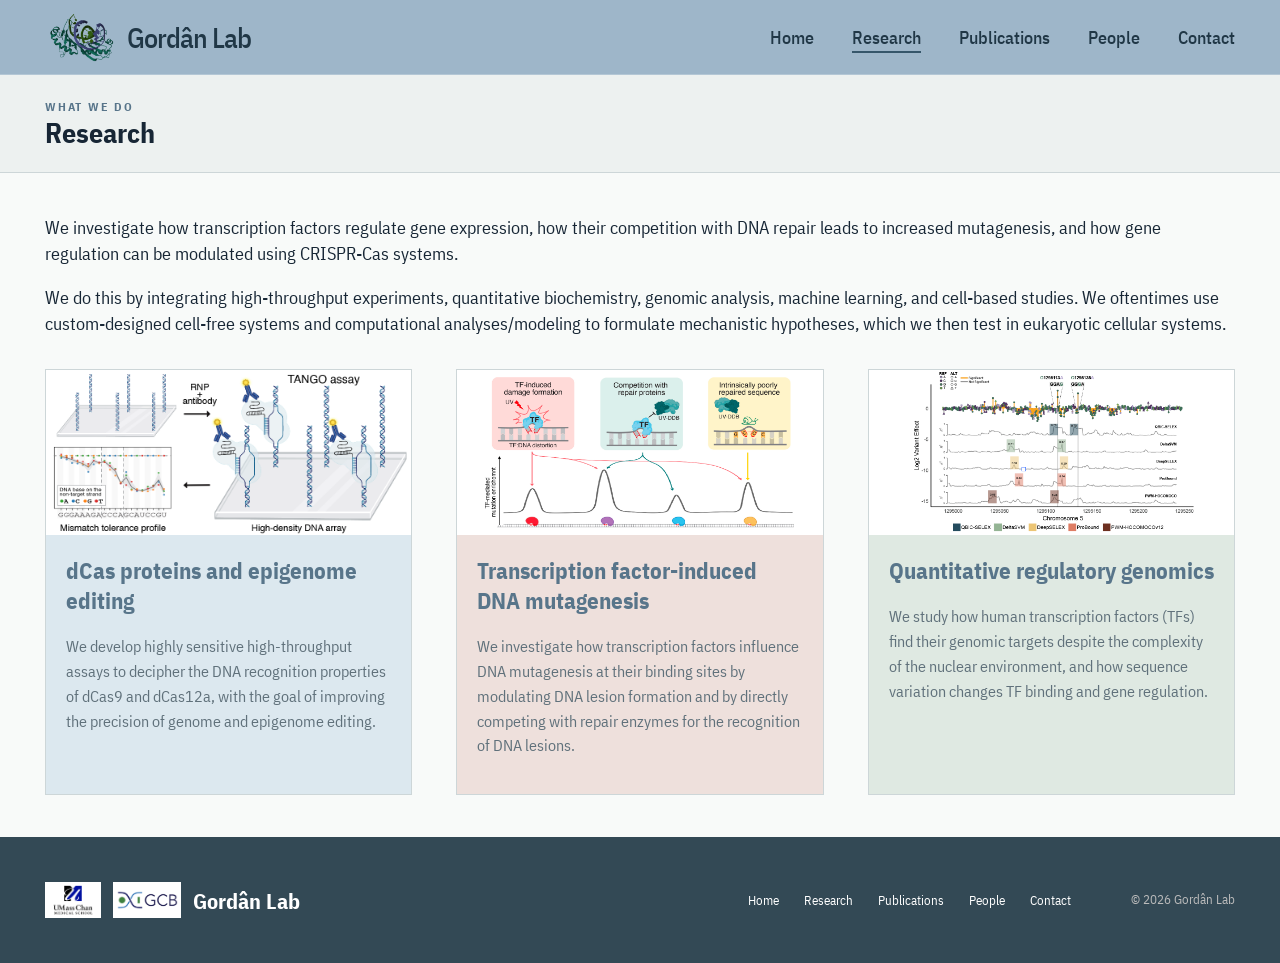
<file: docs/research.html>
<!doctype html><html lang="en"><head><meta charset="utf-8"><meta name="viewport" content="width=device-width,initial-scale=1"><meta name="description" content="Research in the Gordân Lab"><title>Research | Gordân Lab</title><link rel="stylesheet" href="styles.css"><link rel="stylesheet" href="header.css"></head><body class="research-page">
<header class="site-header"><a class="site-name" href="index.html"><img src="images/protein-dna-logo.png" alt=""><span>Gordân Lab</span></a><nav aria-label="Primary navigation"><a href="index.html">Home</a><a class="active" href="research.html">Research</a><a href="publications.html">Publications</a><a href="people.html">People</a><a href="contact.html">Contact</a></nav></header>
<main><header class="page-banner"><p>What we do</p><h1>Research</h1></header><section class="content-page"><p class="lead">We investigate how transcription factors regulate gene expression, how their competition with DNA repair leads to increased mutagenesis, and how gene regulation can be modulated using CRISPR-Cas systems.</p><p class="lead">We do this by integrating high-throughput experiments, quantitative biochemistry, genomic analysis, machine learning, and cell-based studies. We oftentimes use custom-designed cell-free systems and computational analyses/modeling to formulate mechanistic hypotheses, which we then test in eukaryotic cellular systems.</p><div class="topic-grid">
<article class="topic-card theme-dcas"><img class="topic-image-full" src="images/research-dcas-tango.png" alt="TANGO workflow for measuring dCas binding on a high-density DNA array"><div><h2>dCas proteins and epigenome editing</h2><p>We develop highly sensitive high-throughput assays to decipher the DNA recognition properties of dCas9 and dCas12a, with the goal of improving the precision of genome and epigenome editing.</p></div></article>
<article class="topic-card theme-mutagenesis"><img class="topic-image-full" src="images/research-tf-mutagenesis.png" alt="Mechanisms of transcription factor-mediated mutation enrichment across DNA sequences"><div><h2>Transcription factor-induced DNA mutagenesis</h2><p>We investigate how transcription factors influence DNA mutagenesis at their binding sites by modulating DNA lesion formation and by directly competing with repair enzymes for the recognition of DNA lesions.</p></div></article>
<article class="topic-card theme-regulatory"><img class="topic-image-full" src="images/research-variant-effects.png" alt="Comparison of predicted transcription factor binding variant effects across quantitative models"><div><h2>Quantitative regulatory genomics</h2><p>We study how human transcription factors (TFs) find their genomic targets despite the complexity of the nuclear environment, and how sequence variation changes TF binding and gene regulation.</p></div></article>
</div></section></main><footer><div class="footer-brand"><div class="footer-title"><a href="https://www.umassmed.edu" target="_blank" rel="noopener noreferrer"><img src="images/footer-umass-logo.png" alt="UMass Chan Medical School"></a><a href="https://www.umassmed.edu/gcb" target="_blank" rel="noopener noreferrer"><img src="images/footer-gcb-logo.png" alt="GCB"></a><strong>Gordân Lab</strong></div></div><div class="footer-links"><a href="index.html">Home</a><a href="research.html">Research</a><a href="publications.html">Publications</a><a href="people.html">People</a><a href="contact.html">Contact</a></div><span>© 2026 Gordân Lab</span></footer></body></html>
</file>
<file: docs/styles.css>
:root{--blue:#061b9b;--blue-dark:#04136b;--ink:#191919;--muted:#555;--line:#d8d8d8;--soft:#f4f5f7;--max:1190px}*{box-sizing:border-box}html{scroll-behavior:smooth}body{margin:0;color:var(--ink);font-family:Arial,Helvetica,sans-serif;background:#fff}a{color:inherit;text-decoration:none}img{display:block;max-width:100%}.masthead{max-width:var(--max);height:150px;margin:auto;padding:24px 0;display:grid;grid-template-columns:1fr auto 1fr;align-items:center}.institution{display:flex;align-items:center;gap:13px}.institution-mark{display:grid;place-items:center;width:62px;height:58px;background:var(--blue);color:#fff;font:700 21px Georgia,serif;transform:skew(-7deg)}.institution strong{display:block;font:700 35px Georgia,serif;line-height:1}.institution small{display:block;font:700 17px Georgia,serif;letter-spacing:.17em;text-transform:uppercase;margin-top:4px}.lab-title{text-align:center}.lab-title strong{display:block;font-size:30px}.lab-title span{display:block;color:var(--muted);font-size:18px;margin-top:3px}.molecule-mark{justify-self:end;width:70px;height:70px;border:2px solid var(--blue);border-radius:50%;position:relative}.molecule-mark i{position:absolute;width:13px;height:13px;border-radius:50%;background:var(--blue);left:27px}.molecule-mark i:nth-child(1){top:8px}.molecule-mark i:nth-child(2){top:29px;left:15px}.molecule-mark i:nth-child(3){top:45px;left:36px}.main-nav{height:64px;background:var(--blue);display:grid;grid-template-columns:90px repeat(4,1fr);align-items:stretch;padding:0 max(28px,calc((100vw - var(--max))/2))}.main-nav a{display:grid;place-items:center;color:#fff;text-transform:uppercase;font-size:13px;border-left:1px solid rgba(255,255,255,.08)}.main-nav a:last-child{border-right:1px solid rgba(255,255,255,.08)}.main-nav a:hover,.main-nav a:focus,.main-nav a.active{background:var(--blue-dark)}.home-link{font-size:18px!important}.hero{max-width:var(--max);height:430px;margin:44px auto 0;position:relative;overflow:hidden}.hero>img{width:100%;height:100%;object-fit:cover;object-position:center 47%}.hero-shade{position:absolute;inset:0;background:linear-gradient(90deg,rgba(0,6,30,.88),rgba(0,10,48,.66) 60%,rgba(0,10,48,.79))}.hero-copy{position:absolute;inset:0;display:flex;flex-direction:column;justify-content:center;align-items:center;text-align:center;color:#fff;padding:38px}.hero-copy p{text-transform:uppercase;letter-spacing:.18em;font-size:13px;font-weight:700;margin:0 0 18px}.hero-copy h1{font-size:clamp(42px,5vw,66px);line-height:1.06;max-width:960px;margin:0;text-shadow:0 2px 12px rgba(0,0,0,.55)}.section-shell{max-width:var(--max);margin:0 auto}.home-intro{padding:52px 6px 28px;text-align:center}.home-intro h2,.highlights>h2,.news>h2{color:var(--blue);font-size:31px;line-height:1.2;margin:0 0 18px}.home-intro p{font-size:19px;line-height:1.55;max-width:820px;margin:auto;color:var(--muted)}.question-grid{display:grid;grid-template-columns:repeat(4,1fr);gap:60px;padding:28px 0 72px}.question-card{text-align:center}.card-image{height:155px;position:relative;overflow:hidden;border-radius:22px;display:block;background:#14204d}.card-image::after{content:"";position:absolute;inset:0;background:rgba(0,12,83,.35)}.card-image img{width:100%;height:100%;object-fit:cover}.question-card:nth-child(2) .card-image img,.question-card:nth-child(3) .card-image img{background:white;padding:6px}.question-card:nth-child(4) .card-image img{object-position:center 30%}.card-image span{position:absolute;left:0;right:0;bottom:10px;z-index:1;color:#fff;font-size:27px;font-weight:800;text-shadow:0 2px 5px #000}.question-card p{font-size:18px;line-height:1.25;margin:20px 3px 0}.text-link{display:inline-block;color:var(--blue);font-size:14px;font-weight:700;margin-top:15px}.text-link span{font-size:22px;vertical-align:-2px}.highlights{padding:54px 0 65px;border-top:1px solid var(--line)}.highlight-list{border-top:2px solid var(--blue);margin-top:28px}.highlight-list article{padding:22px 4px;border-bottom:1px solid var(--line)}.highlight-list span,.news time{font-size:12px;color:var(--blue);font-weight:700;text-transform:uppercase;letter-spacing:.08em}.highlight-list h3{font-size:20px;margin:7px 0 5px}.highlight-list p{margin:0;color:var(--muted)}.blue-button{display:inline-block;background:var(--blue);color:#fff;padding:13px 22px;margin-top:25px;font-size:13px;font-weight:700;text-transform:uppercase}.news{padding:54px 0 80px;border-top:1px solid var(--line)}.news-grid{display:grid;grid-template-columns:1fr 1fr;gap:38px}.news-grid article{display:grid;grid-template-columns:180px 1fr;column-gap:24px;align-items:start}.placeholder-image{grid-row:span 4;height:130px;background:linear-gradient(135deg,#112a89,#57a8ce);display:grid;place-items:center;color:#fff;font-weight:700}.placeholder-image.alternate{background:linear-gradient(135deg,#482f75,#d68463)}.news h3{margin:7px 0;font-size:20px}.news p{color:var(--muted);margin:0;line-height:1.5}footer{background:#111;color:#fff;padding:45px max(28px,calc((100vw - var(--max))/2));display:grid;grid-template-columns:1fr auto auto;gap:60px;align-items:center}footer strong{font-size:22px}footer p,footer span{font-size:13px;color:#bbb;line-height:1.5}footer div:nth-child(2){display:flex;gap:25px;font-size:13px}.page-banner{background:var(--soft);border-bottom:1px solid var(--line);padding:55px max(28px,calc((100vw - var(--max))/2))}.page-banner p{color:var(--blue);text-transform:uppercase;letter-spacing:.15em;font-size:12px;font-weight:700}.page-banner h1{font-size:48px;margin:0}.content-page{max-width:var(--max);margin:auto;padding:65px 0 85px}.content-page .lead{font-size:23px;line-height:1.55;max-width:900px}.topic-grid{display:grid;grid-template-columns:repeat(3,1fr);gap:28px;margin-top:48px}.topic-card{border:1px solid var(--line);background:#fff}.topic-card img,.topic-placeholder{width:100%;height:220px;object-fit:cover}.topic-placeholder{background:linear-gradient(135deg,#0b1e7f,#7ba9d9);display:grid;place-items:center;color:#fff;font-weight:700}.topic-card div{padding:25px}.topic-card h2{color:var(--blue);font-size:23px}.topic-card p{line-height:1.55;color:var(--muted)}.people-grid{display:grid;grid-template-columns:repeat(3,1fr);gap:28px;margin-top:40px}.person-card{border-top:5px solid var(--blue);background:var(--soft);padding:25px}.person-card img{width:100%;height:260px;object-fit:cover;margin-bottom:20px}.person-placeholder{height:260px;background:linear-gradient(135deg,#d7dce7,#a7b8d6);display:grid;place-items:center;color:#394d73;font-weight:700;margin-bottom:20px}.person-card h2{margin:0 0 6px;font-size:22px}.person-card .role{color:var(--blue);font-weight:700}.publication-list{border-top:3px solid var(--blue);margin-top:38px}.publication-list article{padding:25px 0;border-bottom:1px solid var(--line)}.publication-list h2{font-size:21px;margin:8px 0}.publication-list span{color:var(--blue);font-size:13px;font-weight:700}.contact-grid{display:grid;grid-template-columns:1fr 1fr;gap:60px}.contact-card{background:var(--soft);border-top:5px solid var(--blue);padding:32px}.contact-card h2{color:var(--blue)}.contact-card p{line-height:1.7}.contact-card a{color:var(--blue);text-decoration:underline}@media(max-width:900px){.masthead{height:auto;padding:24px;grid-template-columns:1fr auto}.lab-title{text-align:left;grid-row:2;margin-top:22px}.molecule-mark{grid-row:1 / span 2;grid-column:2}.main-nav{padding:0;grid-template-columns:65px repeat(4,1fr)}.hero{margin-top:25px;height:380px}.question-grid{grid-template-columns:1fr 1fr;padding-left:25px;padding-right:25px;gap:45px}.section-shell:not(.question-grid){padding-left:25px;padding-right:25px}.topic-grid,.people-grid{grid-template-columns:1fr 1fr}.content-page{padding-left:25px;padding-right:25px}}@media(max-width:600px){.institution strong{font-size:25px}.institution small{font-size:11px}.institution-mark{width:48px;height:45px}.molecule-mark{display:none}.masthead{display:block}.lab-title{display:block}.lab-title strong{font-size:24px}.lab-title span{font-size:14px}.main-nav{height:auto;grid-template-columns:repeat(2,1fr)}.main-nav a{padding:16px}.main-nav .home-link{grid-column:span 2;padding:10px}.hero{margin:0;height:360px}.hero-copy{padding:25px}.hero-copy h1{font-size:42px}.home-intro h2,.highlights>h2,.news>h2{font-size:27px}.question-grid,.topic-grid,.people-grid,.news-grid,.contact-grid{grid-template-columns:1fr}.question-grid{gap:38px}.card-image{height:190px}.news-grid article{grid-template-columns:1fr}.placeholder-image{grid-row:auto;margin-bottom:15px}footer{grid-template-columns:1fr;gap:22px}footer div:nth-child(2){flex-wrap:wrap}.page-banner h1{font-size:38px}}
</file>
<file: docs/header.css>
@import url('https://fonts.googleapis.com/css2?family=IBM+Plex+Sans+Condensed:wght@300;400;500;600&display=swap');

:root {
  --blue: #58758a;
  --blue-dark: #405d72;
  --ink: #172635;
  --muted: #60717b;
  --line: #cdd6d8;
  --soft: #edf1f0;
  --theme-dcas: #dce8ef;
  --theme-mutagenesis: #eee0dc;
  --theme-regulatory: #dfe9e2;
  --home-section-space: 42px;
  --section-element-space: 24px;
}

body {
  font-family: "IBM Plex Sans Condensed", "Arial Narrow", Arial, sans-serif;
  background: #f8faf9;
}

.site-header {
  width: 100%;
  min-height: 74.8px;
  max-width: 1238px;
  margin: 0 auto;
  padding: 0 24px;
  display: flex;
  align-items: center;
  gap: 54px;
  background: #9eb6c9;
  box-shadow: 0 0 0 100vmax #9eb6c9;
  clip-path: inset(0 -100vmax);
}

.site-name {
  flex: 0 0 auto;
  display: flex;
  align-items: center;
  gap: 12px;
  color: #203746;
  font-size: 28.08px;
  font-weight: 500;
  letter-spacing: -.035em;
}

.site-name img {
  width: 70px;
  height: 52px;
  object-fit: contain;
  mix-blend-mode: multiply;
}

.site-header nav {
  display: flex;
  align-items: stretch;
  gap: 38px;
  margin-left: auto;
  align-self: stretch;
}

.site-header nav a,
.school-link {
  display: flex;
  align-items: center;
  color: #203746;
  font-size: 18px;
  font-weight: 500;
}

.site-header nav a {
  position: relative;
}

.site-header nav a::after {
  content: "";
  position: absolute;
  right: 0;
  bottom: 22px;
  left: 0;
  height: 2px;
  background: #36566a;
  transform: scaleX(0);
  transform-origin: left;
  transition: transform .18s ease;
}

.site-header nav a:hover::after,
.site-header nav a:focus::after,
.site-header nav a.active::after {
  transform: scaleX(1);
}

.hero-shade {
  background: linear-gradient(90deg, rgba(28, 48, 61, .86), rgba(50, 75, 89, .64) 60%, rgba(30, 52, 66, .78));
}

.hero {
  width: 100%;
  max-width: none;
  height: 258px;
  margin: 42px 0 0;
}

.hero > img {
  object-position: center 20%;
}

.hero-copy h1 {
  margin-bottom: 18px;
  font-size: 42px;
}

.hero-copy .hero-description {
  max-width: 940px;
  margin: 0;
  color: #fff;
  font-size: 20px;
  font-weight: 400;
  line-height: 1.45;
  letter-spacing: 0;
  text-transform: none;
}

.card-image {
  border-radius: 0;
}

.card-image::after {
  background: rgba(52, 81, 99, .38);
}

.section-shell {
  width: calc(100% - 48px);
}

.question-grid {
  max-width: 1100px;
  padding-top: var(--home-section-space);
  padding-bottom: var(--section-element-space);
}

.question-card p {
  font-size: 15.3px;
}

.question-card:nth-child(-n + 3) .card-image img {
  object-fit: contain;
  background: #fff;
  padding: 6px;
}

.question-card:nth-child(4) .card-image img {
  object-fit: cover;
  padding: 0;
}

.blue-button {
  background: #58758a;
}

.highlights {
  padding-top: var(--section-element-space);
  padding-bottom: var(--home-section-space);
}

.news,
.highlights {
  border-top: 2px solid var(--blue);
}

.highlight-list {
  border-top: 0;
  margin-top: 6px;
}

.news-heading {
  display: flex;
  align-items: center;
  justify-content: space-between;
  gap: 24px;
  margin-bottom: var(--section-element-space);
}

.news-heading h2,
.highlights > h2 {
  color: #345163;
  font-size: 31px;
  font-weight: 700;
  line-height: 1.2;
  margin: 0;
}

.news-controls {
  display: flex;
  gap: 8px;
}

.news-arrow {
  width: 42px;
  height: 42px;
  border: 1px solid #9aafbd;
  border-radius: 50%;
  background: #fff;
  color: #345163;
  font: 600 22px/1 "IBM Plex Sans Condensed", sans-serif;
  cursor: pointer;
}

.news-arrow:hover:not(:disabled),
.news-arrow:focus-visible {
  background: #58758a;
  color: #fff;
}

.news-arrow:disabled {
  opacity: .35;
  cursor: default;
}

.news-grid {
  display: grid;
  grid-auto-flow: column;
  grid-auto-columns: calc((100% - 48px) / 3);
  grid-template-columns: none;
  gap: 24px;
  overflow-x: auto;
  scroll-snap-type: x mandatory;
  scrollbar-width: thin;
  scrollbar-color: #9aafbd transparent;
  padding-bottom: 12px;
}

.news-grid article {
  display: grid;
  grid-template-columns: 166px minmax(0, 1fr);
  grid-template-rows: auto 115px;
  column-gap: 18px;
  row-gap: 6px;
  align-items: start;
  scroll-snap-align: start;
}

.news-grid time {
  grid-column: 1;
  grid-row: 1;
  justify-self: start;
}

.news-grid .placeholder-image,
.news-grid .news-image {
  grid-column: 1;
  grid-row: 2;
  width: 166px;
  height: 115px;
  margin: 0;
}

.news-grid .news-image {
  object-fit: contain;
  background: #fff;
  border: 3px solid #607f91;
}

.news-grid article:nth-child(even) .news-image {
  border-color: #8f7f83;
}

.page-banner {
  padding-top: 24px;
  padding-bottom: 24px;
}

.page-banner p {
  margin: 0 0 4px;
}

.page-banner h1 {
  font-size: 28.08px;
  line-height: 1.06;
}

.content-page {
  padding-top: var(--home-section-space);
  padding-bottom: var(--home-section-space);
}

.content-page .lead {
  max-width: 940px;
  margin-top: 0;
  font-size: 18px;
  font-weight: 400;
  line-height: 1.45;
}

.research-page .content-page {
  width: calc(100% - 48px);
  max-width: 1190px;
  padding-right: 0;
  padding-left: 0;
}

.research-page .content-page .lead {
  max-width: none;
}

.people-page .content-page {
  width: calc(100% - 48px);
  max-width: 1190px;
  padding-top: 24px;
  padding-right: 0;
  padding-left: 0;
}

.people-page .content-page .lead {
  max-width: none;
  margin-bottom: 0;
}

.people-page .people-grid {
  grid-template-columns: repeat(4, minmax(0, 1fr));
  gap: 24px;
  margin-top: 24px;
}

.people-page .person-card img,
.people-page .person-placeholder {
  width: 90%;
  height: 180px;
  margin-left: auto;
  margin-right: auto;
}

.people-page .person-card {
  border-top-color: #607f91;
}

.people-page .person-card:nth-child(even) {
  border-top-color: #8f7f83;
}

.research-page .topic-grid {
  width: 100%;
  max-width: none;
  margin: 32px auto 0;
  gap: 44px;
}

.research-page .topic-card img {
  height: 176px;
}

.theme-dcas {
  background: var(--theme-dcas);
}

.theme-mutagenesis {
  background: var(--theme-mutagenesis);
}

.theme-regulatory {
  background: var(--theme-regulatory);
}

.research-page .topic-card img.topic-image-full {
  width: 100%;
  height: auto;
  aspect-ratio: 902 / 408;
  object-fit: contain;
  background: #fff;
}

.research-page .topic-card > div {
  padding: 20px;
}

.research-page .topic-card h2 {
  margin-top: 0;
}

.publications-page {
  width: calc(100% - 48px);
  max-width: 1190px;
  padding-top: 24px;
  padding-right: 0;
  padding-left: 0;
}

.publication-note {
  margin: 0 0 18px;
  color: var(--muted);
  font-size: 15px;
}

.publication-theme-key {
  display: flex;
  flex-wrap: wrap;
  gap: 10px 18px;
  margin-bottom: 12px;
  font-size: 14px;
}

.publication-theme-key span {
  display: inline-flex;
  align-items: center;
  gap: 7px;
  background: transparent;
}

.publication-theme-key i {
  width: 15px;
  height: 15px;
  border: 1px solid rgba(23, 38, 53, .16);
}

.publication-theme-key .theme-dcas i {
  background: var(--theme-dcas);
}

.publication-theme-key .theme-mutagenesis i {
  background: var(--theme-mutagenesis);
}

.publication-theme-key .theme-regulatory i {
  background: var(--theme-regulatory);
}

.publication-section + .publication-section {
  margin-top: 42px;
}

.publication-section h2 {
  margin: 0 0 16px;
  color: #345163;
  font-size: 24px;
}

.full-publication-list {
  margin: 0;
  padding-left: 2.25rem;
  border-top: 2px solid var(--blue);
}

.full-publication-list li {
  --publication-theme-bg: #fff;
  padding: 15px 8px 15px 4px;
  border-bottom: 1px solid var(--line);
  background: var(--publication-theme-bg);
  box-shadow: -2.25rem 0 0 var(--publication-theme-bg);
  font-size: 16px;
  line-height: 1.45;
}

.preprint-list li:nth-child(-n + 3) {
  --publication-theme-bg: var(--theme-dcas);
}

.preprint-list li:nth-child(4),
.peer-reviewed-list li {
  --publication-theme-bg: var(--theme-regulatory);
}

.peer-reviewed-list li:is(:nth-child(1), :nth-child(2), :nth-child(3), :nth-child(6), :nth-child(9), :nth-child(12), :nth-child(17), :nth-child(18)) {
  --publication-theme-bg: var(--theme-mutagenesis);
}

.full-publication-list li::marker {
  color: var(--blue-dark);
  font-weight: 600;
}

.full-publication-list a {
  color: var(--blue-dark);
  text-decoration: underline;
  text-underline-offset: 2px;
}

.news-grid h3 {
  grid-column: 2;
  grid-row: 2;
  font-size: 16.5px;
  font-weight: 400;
  line-height: 1.35;
  margin: 0;
}

@media (max-width: 900px) {
  .news-grid {
    grid-auto-columns: calc((100% - 24px) / 2);
  }
}

@media (max-width: 600px) {
  .news-grid {
    grid-auto-columns: 86%;
  }
}

.highlight-list article {
  display: grid;
  grid-template-columns: 144px 1fr;
  gap: 24px;
  align-items: center;
  padding: 18px 0;
}

.highlight-list article > img {
  width: 144px;
  height: 100px;
  object-fit: cover;
  background: #edf1f0;
}

.highlight-list article > img.diagram-placeholder {
  object-fit: contain;
  padding: 8px;
  background: #fff;
}

.highlight-copy h3 a:hover,
.highlight-copy h3 a:focus-visible {
  color: #58758a;
  text-decoration: underline;
}

.news {
  padding-top: var(--section-element-space);
  padding-bottom: var(--section-element-space);
}

.placeholder-image {
  background: linear-gradient(135deg, #536f82, #9ab0b5);
}

.placeholder-image.alternate {
  background: linear-gradient(135deg, #677d91, #b6a6a0);
}

footer {
  background: #334955;
}

.footer-brand {
  display: flex;
  align-items: center;
  gap: 24px;
}

.footer-brand > p {
  margin: 0;
}

.footer-title {
  display: flex;
  align-items: center;
  gap: 12px;
}

.footer-title a {
  display: block;
  flex: 0 0 auto;
}

.footer-title img {
  width: 56px;
  height: 36px;
  padding: 3px;
  object-fit: contain;
  background: #fff;
}

.footer-title a:nth-child(2) img {
  width: 68px;
}

.footer-brand p a {
  color: inherit;
}

.footer-brand p a:hover,
.footer-brand p a:focus,
.footer-links a:hover,
.footer-links a:focus {
  text-decoration: underline;
}

.contact-details a {
  color: var(--header-blue-dark);
  text-decoration: underline;
}

.contact-page .content-page {
  width: calc(100% - 48px);
  max-width: 1190px;
}

.contact-grid {
  grid-template-columns: 2fr 1fr;
}

.map-card {
  margin: 0;
  padding: 0;
  overflow: hidden;
}

.map-card img {
  width: 100%;
  height: auto;
  min-height: 240px;
  object-fit: contain;
  background: #fff;
}

.map-card figcaption {
  padding: 12px 16px;
  font-size: 16px;
}

.map-card figcaption a {
  color: var(--header-blue-dark);
  text-decoration: underline;
}

@media (max-width: 900px) {
  .section-shell,
  .section-shell:not(.question-grid),
  .question-grid {
    padding-right: 0;
    padding-left: 0;
  }

  .site-header {
    padding: 0 24px;
    gap: 28px;
  }

  .site-header nav {
    gap: 24px;
  }

  .people-page .people-grid {
    grid-template-columns: repeat(2, minmax(0, 1fr));
  }

}

@media (max-width: 650px) {
  .contact-grid {
    grid-template-columns: 1fr;
  }

  .site-header {
    min-height: 0;
    padding: 22px 20px 16px;
    flex-wrap: wrap;
  }

  .footer-brand {
    align-items: flex-start;
    flex-direction: column;
  }

  .people-page .people-grid {
    grid-template-columns: 1fr;
  }

  .site-name {
    width: 100%;
    font-size: 26px;
  }

  .site-header nav {
    width: 100%;
    gap: 0;
    justify-content: space-between;
  }

  .site-header nav a {
    padding: 8px 0 4px;
    font-size: 16.8px;
  }

  .site-header nav a::after {
    bottom: 0;
  }

  .hero {
    height: 340px;
  }

  .hero-copy h1 {
    font-size: 35px;
  }

  .hero-copy .hero-description {
    font-size: 18px;
  }

  .page-banner h1 {
    font-size: 26px;
  }

  .content-page .lead {
    font-size: 16.8px;
  }

}
</file>
